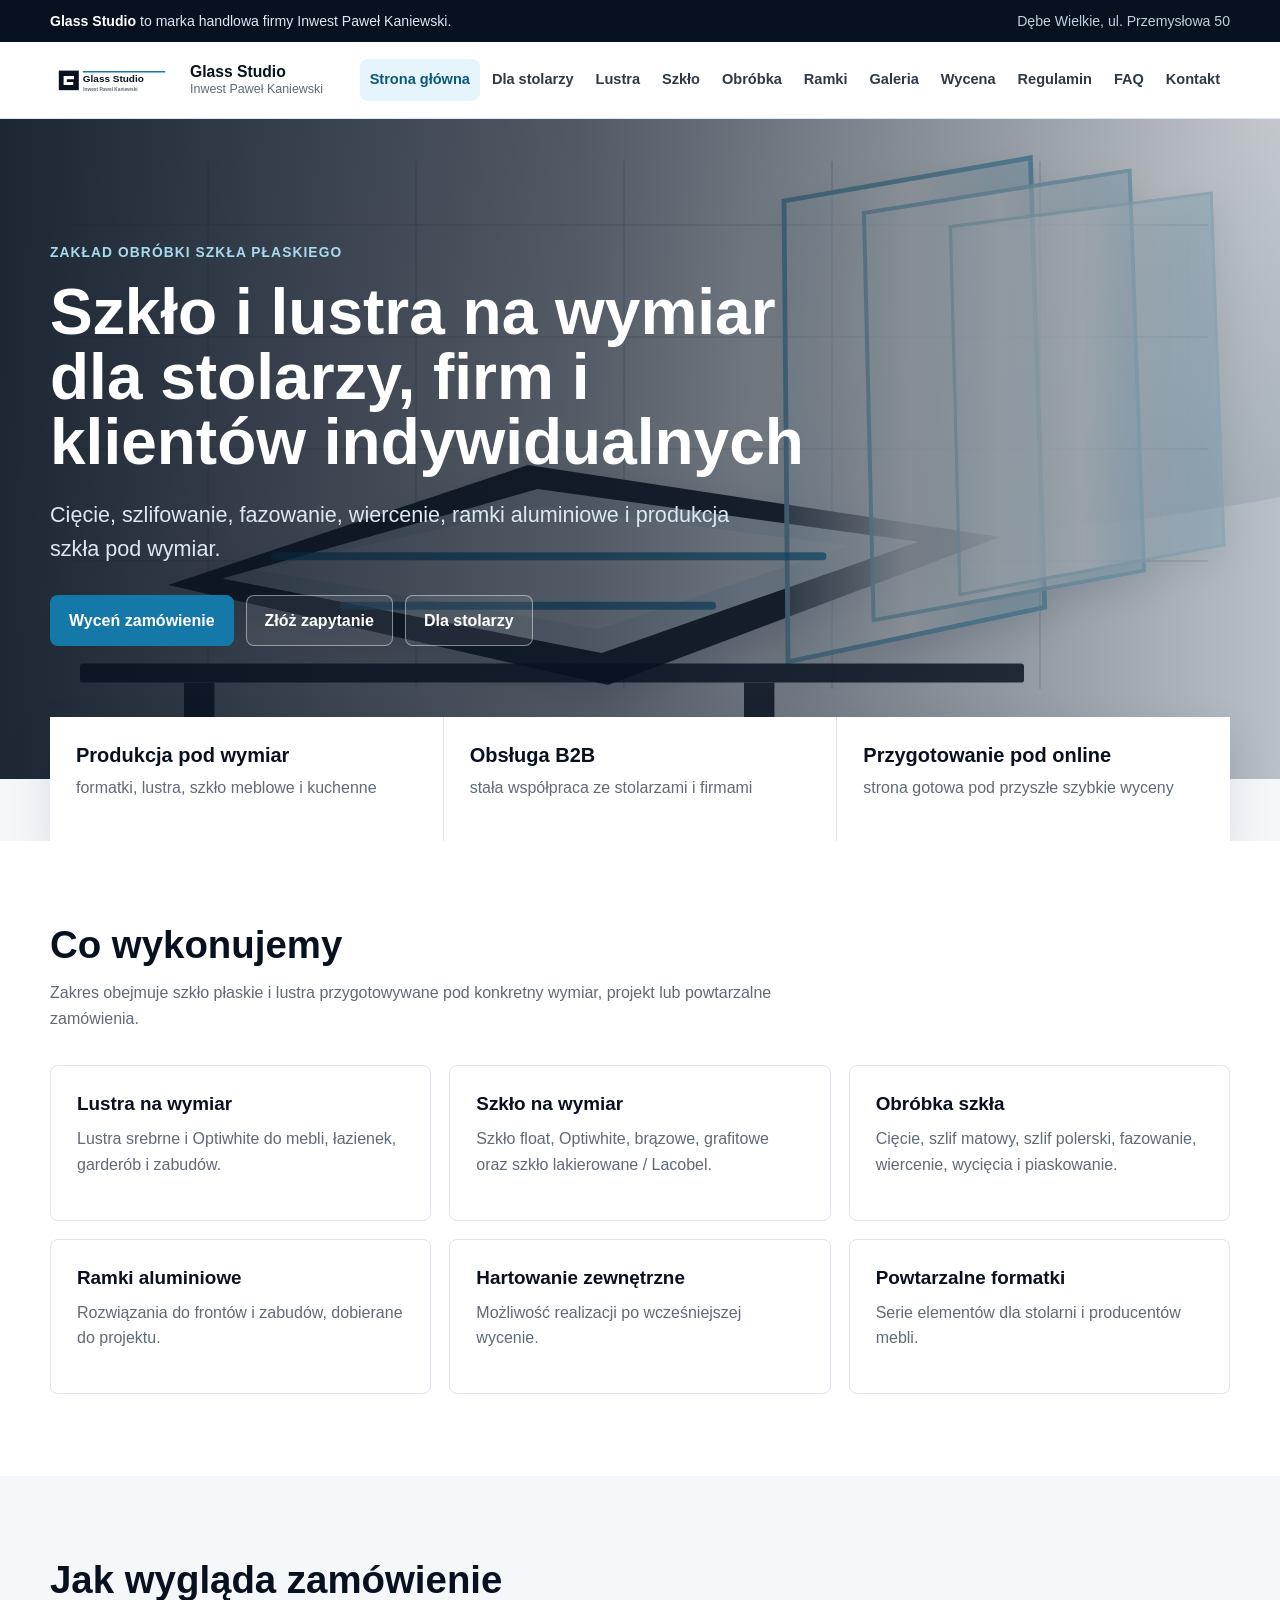
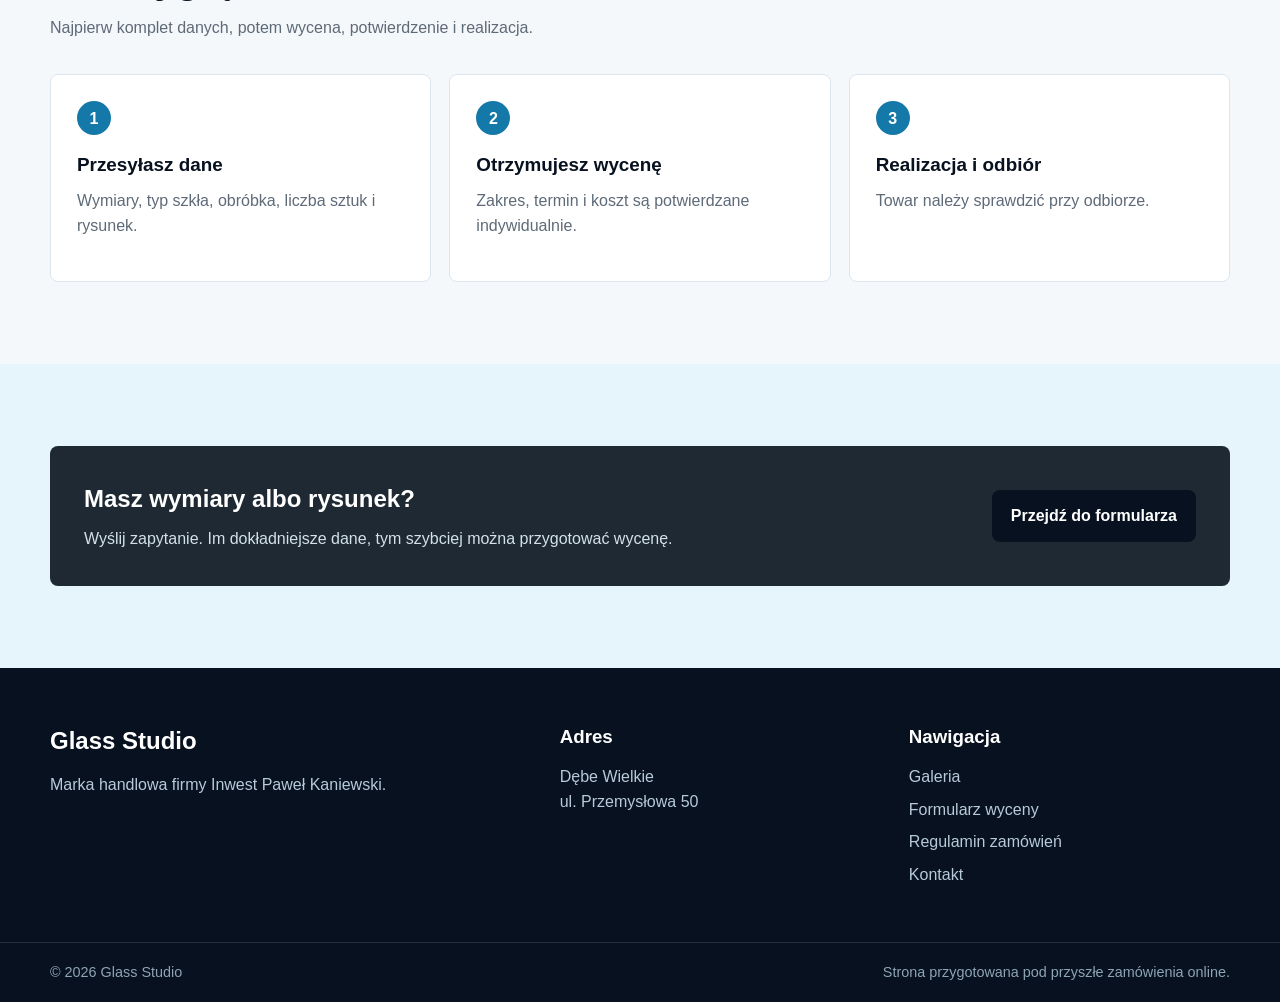
<file: index.html>
<!doctype html><html lang="pl"><head><meta charset="utf-8"><meta name="viewport" content="width=device-width, initial-scale=1"><title>Glass Studio - szk&#322;o i lustra na wymiar</title><meta name="description" content="Glass Studio w D&#281;bem Wielkim: szk&#322;o i lustra na wymiar dla stolarzy, firm i klient&#243;w indywidualnych."><link rel="stylesheet" href="css/style.css"></head><body><div class="pasek-gora"><div class="pasek-gora__inner"><span><strong>Glass Studio</strong> to marka handlowa firmy Inwest Pawe&#322; Kaniewski.</span><span class="pasek-gora__kontakt">D&#281;be Wielkie, ul. Przemys&#322;owa 50</span></div></div><header class="naglowek"><div class="naglowek__inner"><a class="logo" href="index.html"><img src="images/logo-glass-studio.svg" alt="Glass Studio"><span class="logo__tekst"><strong>Glass Studio</strong><span>Inwest Pawe&#322; Kaniewski</span></span></a><button class="menu-toggle" type="button" data-menu-toggle aria-label="Otw&#243;rz menu" aria-expanded="false"><span></span></button><nav class="nav" data-nav><a href="index.html">Strona g&#322;&#243;wna</a><a href="dla-stolarzy.html">Dla stolarzy</a><a href="lustra-na-wymiar.html">Lustra</a><a href="szklo-na-wymiar.html">Szk&#322;o</a><a href="obrobka-szkla.html">Obr&#243;bka</a><a href="ramki-aluminiowe.html">Ramki</a><a href="galeria.html">Galeria</a><a href="formularz-wyceny.html">Wycena</a><a href="regulamin.html">Regulamin</a><a href="faq.html">FAQ</a><a href="kontakt.html">Kontakt</a></nav></div></header><main><section class="hero"><div class="hero__tresc"><p class="eyebrow">Zak&#322;ad obr&#243;bki szk&#322;a p&#322;askiego</p><h1>Szk&#322;o i lustra na wymiar dla stolarzy, firm i klient&#243;w indywidualnych</h1><p class="hero__lead">Ci&#281;cie, szlifowanie, fazowanie, wiercenie, ramki aluminiowe i produkcja szk&#322;a pod wymiar.</p><div class="akcje"><a class="button button--primary" href="formularz-wyceny.html">Wyce&#324; zam&#243;wienie</a><a class="button button--secondary" href="formularz-wyceny.html">Z&#322;&#243;&#380; zapytanie</a><a class="button button--secondary" href="dla-stolarzy.html">Dla stolarzy</a></div></div></section><div class="hero__metryki"><div class="metryka"><strong>Produkcja pod wymiar</strong><span>formatki, lustra, szk&#322;o meblowe i kuchenne</span></div><div class="metryka"><strong>Obs&#322;uga B2B</strong><span>sta&#322;a wsp&#243;&#322;praca ze stolarzami i firmami</span></div><div class="metryka"><strong>Przygotowanie pod online</strong><span>strona gotowa pod przysz&#322;e szybkie wyceny</span></div></div><section class="sekcja sekcja--biala"><div class="kontener"><div class="sekcja__naglowek"><h2>Co wykonujemy</h2><p>Zakres obejmuje szk&#322;o p&#322;askie i lustra przygotowywane pod konkretny wymiar, projekt lub powtarzalne zam&#243;wienia.</p></div><div class="siatka siatka--3"><article class="karta"><h3>Lustra na wymiar</h3><p>Lustra srebrne i Optiwhite do mebli, &#322;azienek, garder&#243;b i zabud&#243;w.</p></article><article class="karta"><h3>Szk&#322;o na wymiar</h3><p>Szk&#322;o float, Optiwhite, br&#261;zowe, grafitowe oraz szk&#322;o lakierowane / Lacobel.</p></article><article class="karta"><h3>Obr&#243;bka szk&#322;a</h3><p>Ci&#281;cie, szlif matowy, szlif polerski, fazowanie, wiercenie, wyci&#281;cia i piaskowanie.</p></article><article class="karta"><h3>Ramki aluminiowe</h3><p>Rozwi&#261;zania do front&#243;w i zabud&#243;w, dobierane do projektu.</p></article><article class="karta"><h3>Hartowanie zewn&#281;trzne</h3><p>Mo&#380;liwo&#347;&#263; realizacji po wcze&#347;niejszej wycenie.</p></article><article class="karta"><h3>Powtarzalne formatki</h3><p>Serie element&#243;w dla stolarni i producent&#243;w mebli.</p></article></div></div></section><section class="sekcja"><div class="kontener"><div class="sekcja__naglowek"><h2>Jak wygl&#261;da zam&#243;wienie</h2><p>Najpierw komplet danych, potem wycena, potwierdzenie i realizacja.</p></div><div class="siatka siatka--3"><article class="karta"><span class="numer">1</span><h3>Przesy&#322;asz dane</h3><p>Wymiary, typ szk&#322;a, obr&#243;bka, liczba sztuk i rysunek.</p></article><article class="karta"><span class="numer">2</span><h3>Otrzymujesz wycen&#281;</h3><p>Zakres, termin i koszt s&#261; potwierdzane indywidualnie.</p></article><article class="karta"><span class="numer">3</span><h3>Realizacja i odbi&#243;r</h3><p>Towar nale&#380;y sprawdzi&#263; przy odbiorze.</p></article></div></div></section><section class="sekcja sekcja--akcent"><div class="kontener"><div class="pasmo"><div><h2>Masz wymiary albo rysunek?</h2><p>Wy&#347;lij zapytanie. Im dok&#322;adniejsze dane, tym szybciej mo&#380;na przygotowa&#263; wycen&#281;.</p></div><a class="button button--dark" href="formularz-wyceny.html">Przejd&#378; do formularza</a></div></div></section></main><footer class="stopka"><div class="stopka__grid"><div><h2>Glass Studio</h2><p>Marka handlowa firmy Inwest Pawe&#322; Kaniewski.</p></div><div><h3>Adres</h3><p>D&#281;be Wielkie<br>ul. Przemys&#322;owa 50</p></div><div><h3>Nawigacja</h3><ul><li><a href="galeria.html">Galeria</a></li><li><a href="formularz-wyceny.html">Formularz wyceny</a></li><li><a href="regulamin.html">Regulamin zam&#243;wie&#324;</a></li><li><a href="kontakt.html">Kontakt</a></li></ul></div></div><div class="stopka__dol"><div class="kontener"><span>&#169; 2026 Glass Studio</span><span>Strona przygotowana pod przysz&#322;e zam&#243;wienia online.</span></div></div></footer><script src="js/main.js"></script></body></html>
</file>
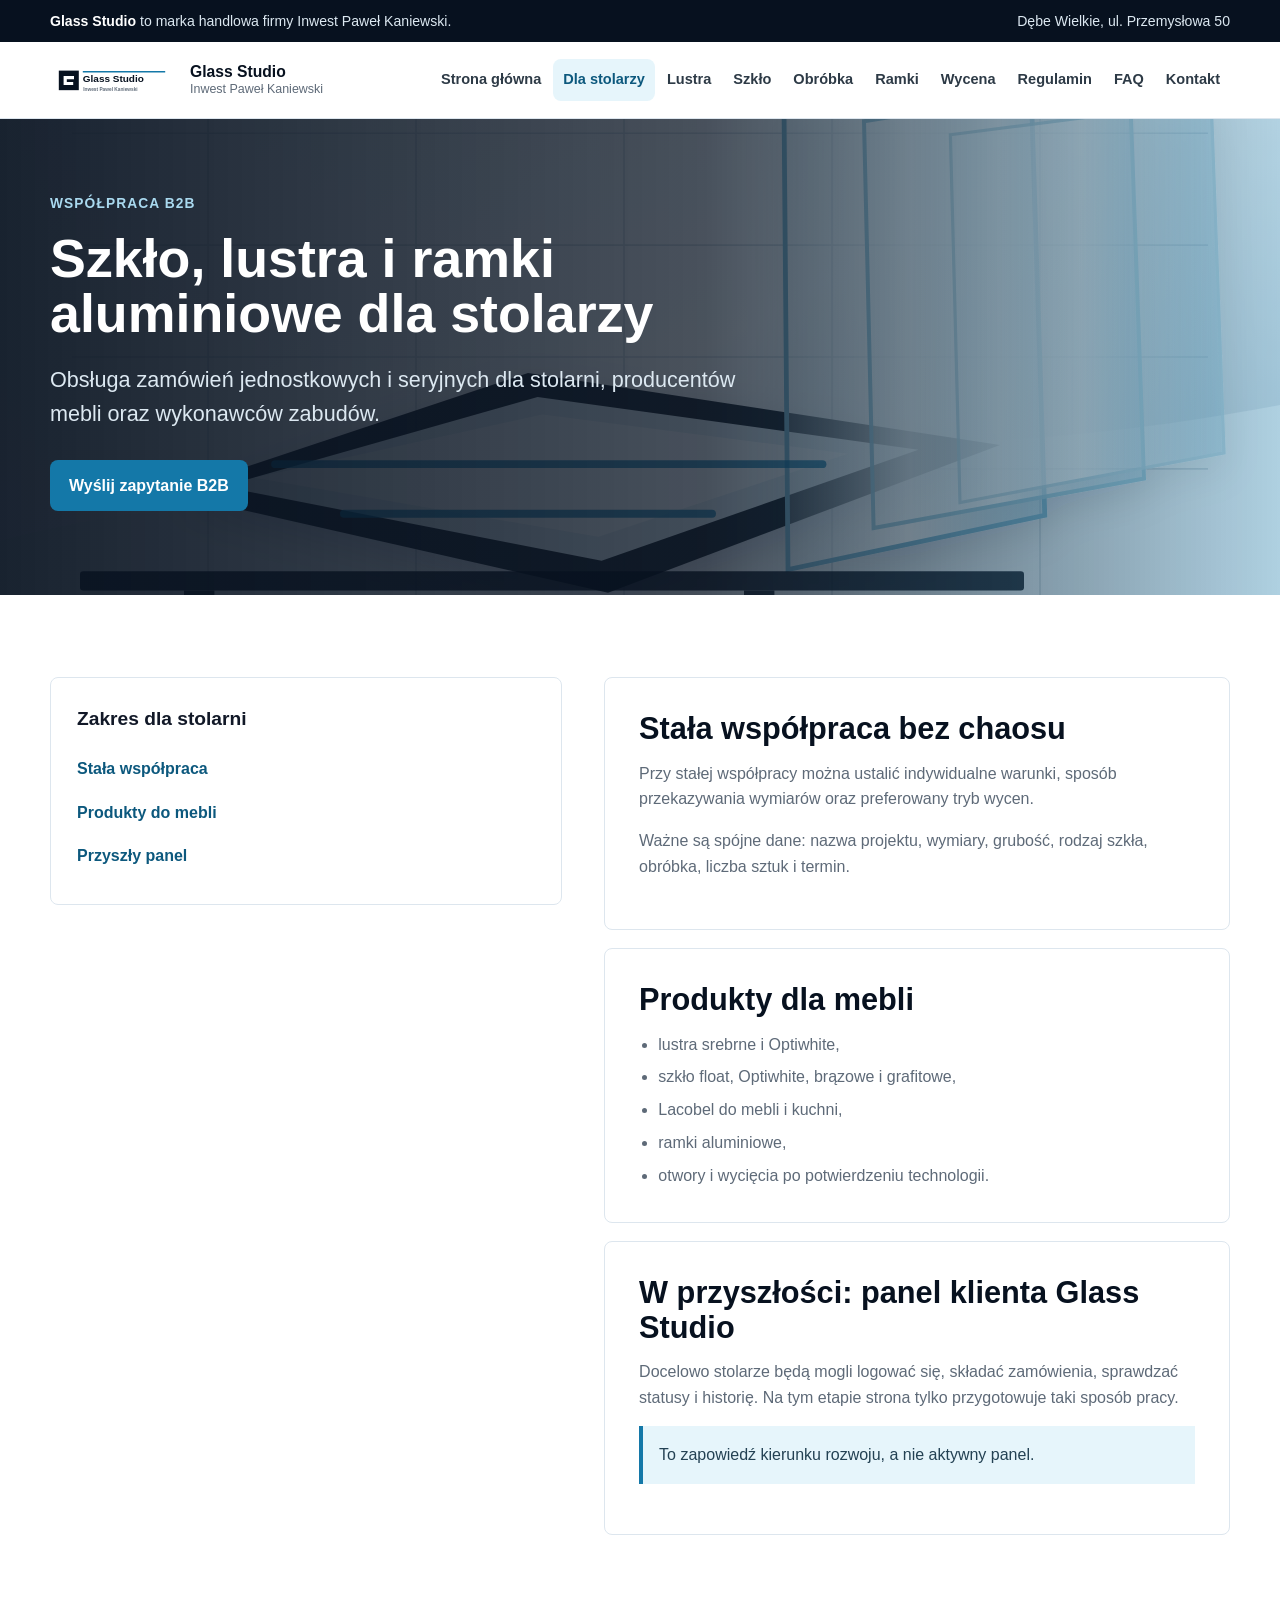
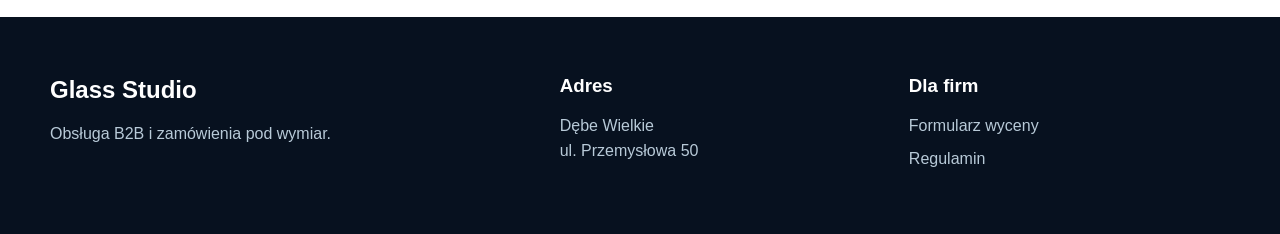
<file: dla-stolarzy.html>
<!doctype html><html lang="pl"><head><meta charset="utf-8"><meta name="viewport" content="width=device-width, initial-scale=1"><title>Dla stolarzy - Glass Studio</title><meta name="description" content="Wspolpraca B2B dla stolarzy: szklo do mebli, lustra, ramki aluminiowe i powtarzalne formatki."><link rel="stylesheet" href="css/style.css"></head><body><div class="pasek-gora"><div class="pasek-gora__inner"><span><strong>Glass Studio</strong> to marka handlowa firmy Inwest Pawe&#322; Kaniewski.</span><span>D&#281;be Wielkie, ul. Przemys&#322;owa 50</span></div></div><header class="naglowek"><div class="naglowek__inner"><a class="logo" href="index.html"><img src="images/logo-glass-studio.svg" alt="Glass Studio"><span class="logo__tekst"><strong>Glass Studio</strong><span>Inwest Pawe&#322; Kaniewski</span></span></a><button class="menu-toggle" data-menu-toggle aria-label="Otworz menu"><span></span></button><nav class="nav" data-nav><a href="index.html">Strona g&#322;&#243;wna</a><a href="dla-stolarzy.html">Dla stolarzy</a><a href="lustra-na-wymiar.html">Lustra</a><a href="szklo-na-wymiar.html">Szk&#322;o</a><a href="obrobka-szkla.html">Obr&#243;bka</a><a href="ramki-aluminiowe.html">Ramki</a><a href="formularz-wyceny.html">Wycena</a><a href="regulamin.html">Regulamin</a><a href="faq.html">FAQ</a><a href="kontakt.html">Kontakt</a></nav></div></header><main><section class="hero hero--podstrona"><div class="hero__tresc"><p class="eyebrow">Wsp&#243;&#322;praca B2B</p><h1>Szk&#322;o, lustra i ramki aluminiowe dla stolarzy</h1><p class="hero__lead">Obs&#322;uga zam&#243;wie&#324; jednostkowych i seryjnych dla stolarni, producent&#243;w mebli oraz wykonawc&#243;w zabud&#243;w.</p><a class="button button--primary" href="formularz-wyceny.html">Wy&#347;lij zapytanie B2B</a></div></section><section class="sekcja sekcja--biala"><div class="kontener uklad-tekst"><aside class="panel-boczny"><h2>Zakres dla stolarni</h2><a href="#wspolpraca">Sta&#322;a wsp&#243;&#322;praca</a><a href="#produkty">Produkty do mebli</a><a href="#panel">Przysz&#322;y panel</a></aside><div><section class="tekst" id="wspolpraca"><h2>Sta&#322;a wsp&#243;&#322;praca bez chaosu</h2><p>Przy sta&#322;ej wsp&#243;&#322;pracy mo&#380;na ustali&#263; indywidualne warunki, spos&#243;b przekazywania wymiar&#243;w oraz preferowany tryb wycen.</p><p>Wa&#380;ne s&#261; sp&#243;jne dane: nazwa projektu, wymiary, grubo&#347;&#263;, rodzaj szk&#322;a, obr&#243;bka, liczba sztuk i termin.</p></section><section class="tekst" id="produkty"><h2>Produkty dla mebli</h2><ul><li>lustra srebrne i Optiwhite,</li><li>szk&#322;o float, Optiwhite, br&#261;zowe i grafitowe,</li><li>Lacobel do mebli i kuchni,</li><li>ramki aluminiowe,</li><li>otwory i wyci&#281;cia po potwierdzeniu technologii.</li></ul></section><section class="tekst" id="panel"><h2>W przysz&#322;o&#347;ci: panel klienta Glass Studio</h2><p>Docelowo stolarze b&#281;d&#261; mogli logowa&#263; si&#281;, sk&#322;ada&#263; zam&#243;wienia, sprawdza&#263; statusy i histori&#281;. Na tym etapie strona tylko przygotowuje taki spos&#243;b pracy.</p><p class="uwaga">To zapowied&#378; kierunku rozwoju, a nie aktywny panel.</p></section></div></div></section></main><footer class="stopka"><div class="stopka__grid"><div><h2>Glass Studio</h2><p>Obs&#322;uga B2B i zam&#243;wienia pod wymiar.</p></div><div><h3>Adres</h3><p>D&#281;be Wielkie<br>ul. Przemys&#322;owa 50</p></div><div><h3>Dla firm</h3><ul><li><a href="formularz-wyceny.html">Formularz wyceny</a></li><li><a href="regulamin.html">Regulamin</a></li></ul></div></div></footer><script src="js/main.js"></script></body></html>
</file>
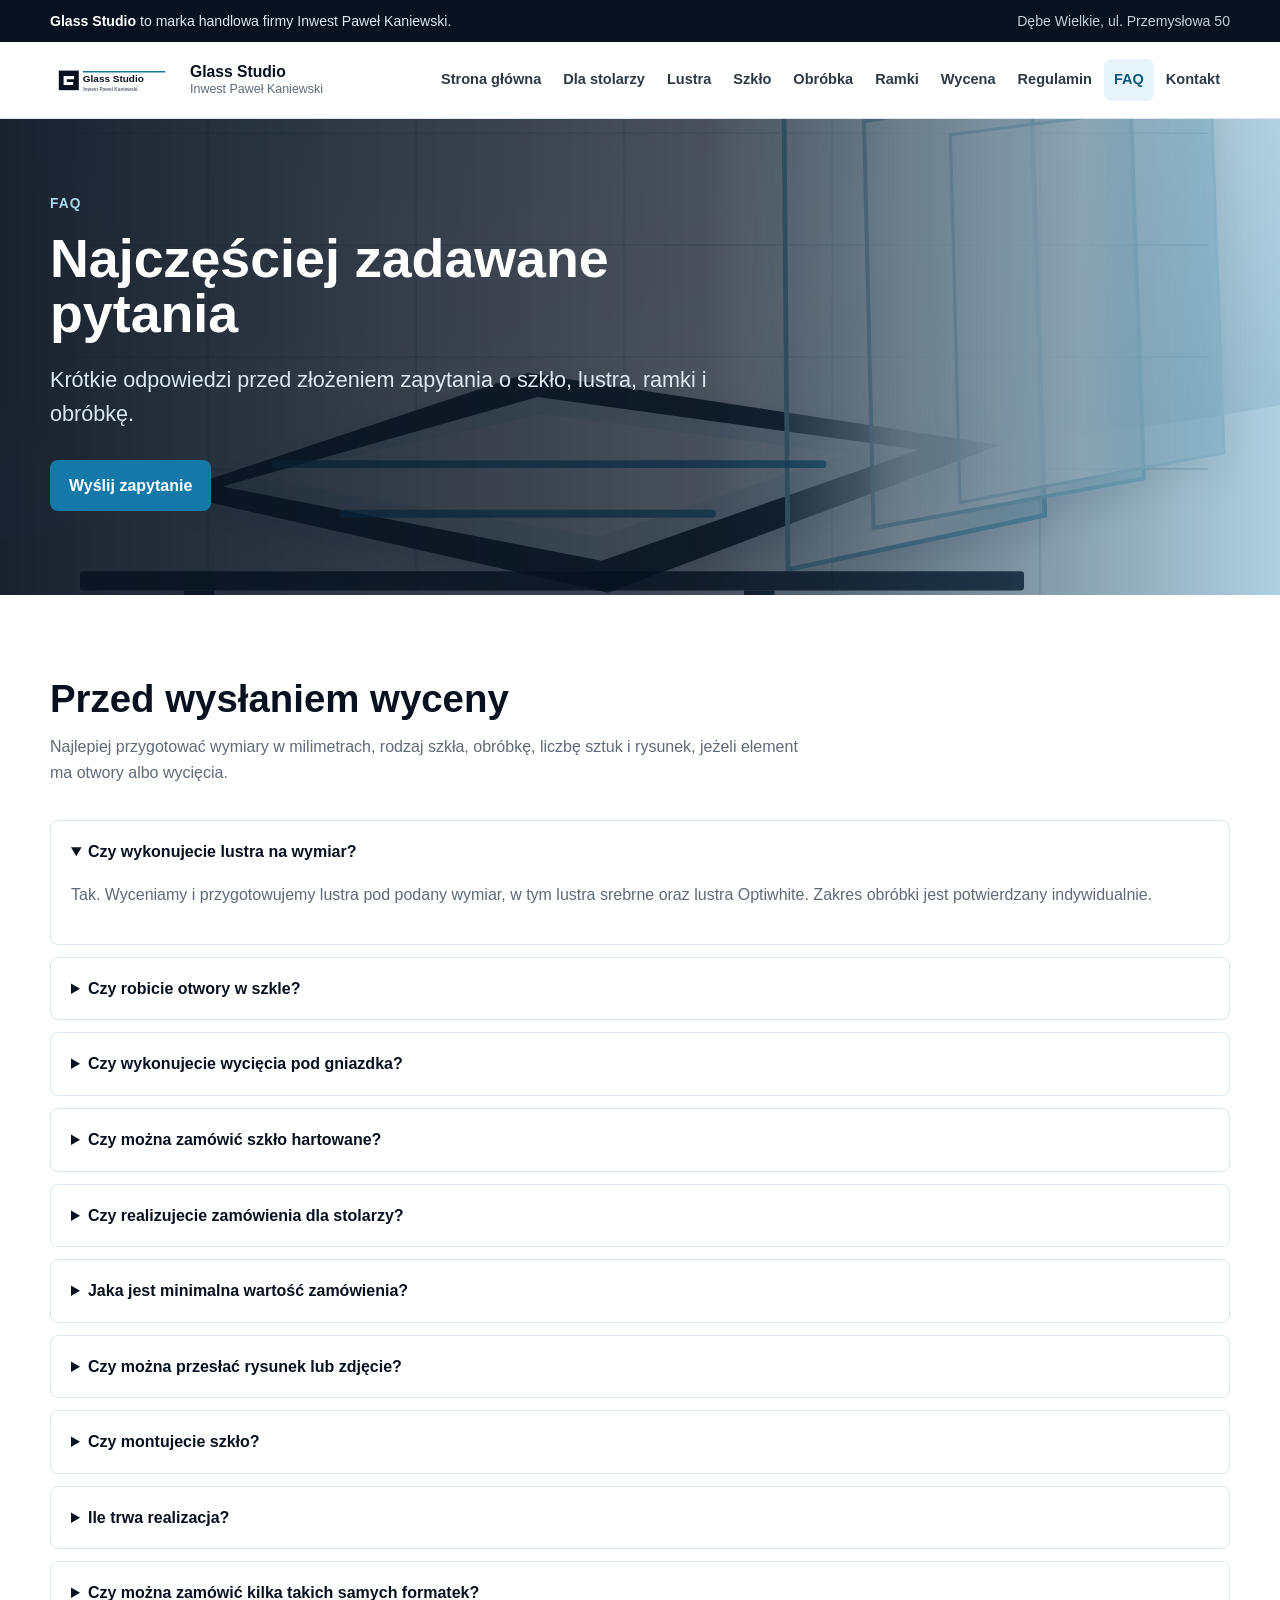
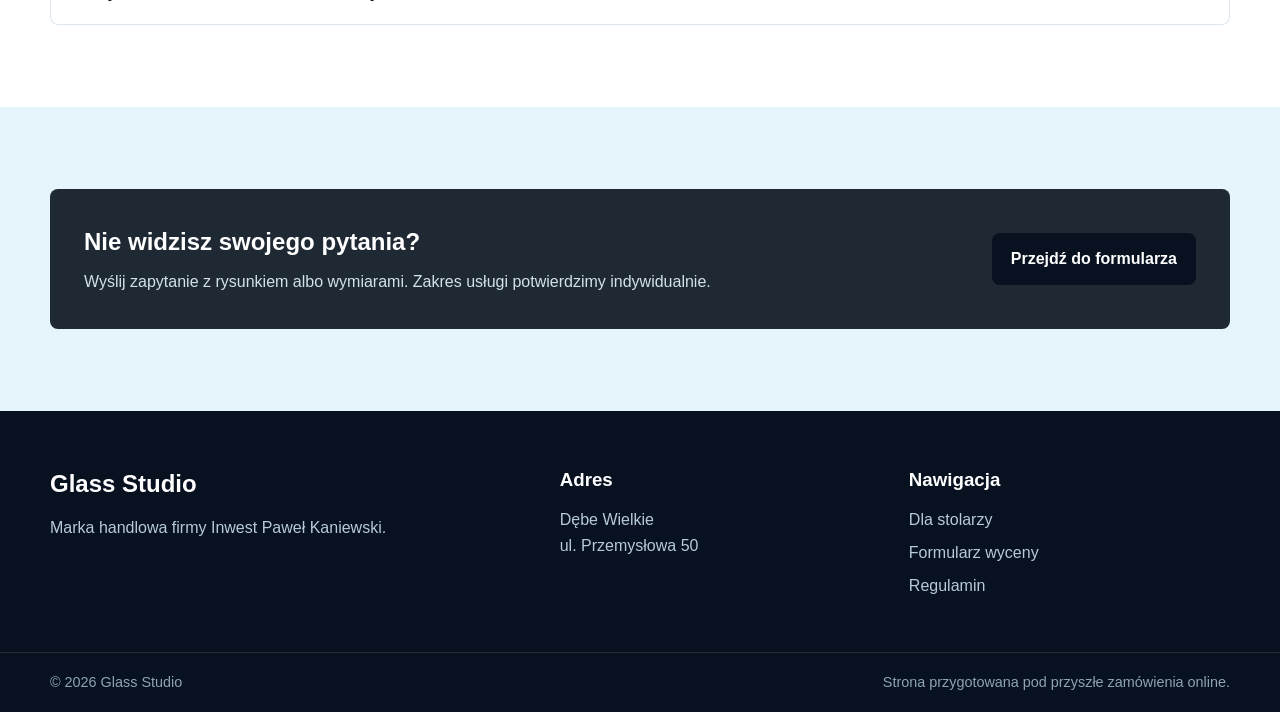
<file: faq.html>
<!doctype html><html lang="pl"><head><meta charset="utf-8"><meta name="viewport" content="width=device-width, initial-scale=1"><title>FAQ - Glass Studio</title><meta name="description" content="Najcz&#281;stsze pytania o lustra, szk&#322;o na wymiar, otwory, wyci&#281;cia, hartowanie, monta&#380; i zam&#243;wienia dla stolarzy."><link rel="stylesheet" href="css/style.css"></head><body><div class="pasek-gora"><div class="pasek-gora__inner"><span><strong>Glass Studio</strong> to marka handlowa firmy Inwest Pawe&#322; Kaniewski.</span><span class="pasek-gora__kontakt">D&#281;be Wielkie, ul. Przemys&#322;owa 50</span></div></div><header class="naglowek"><div class="naglowek__inner"><a class="logo" href="index.html"><img src="images/logo-glass-studio.svg" alt="Glass Studio"><span class="logo__tekst"><strong>Glass Studio</strong><span>Inwest Pawe&#322; Kaniewski</span></span></a><button class="menu-toggle" type="button" data-menu-toggle aria-label="Otw&#243;rz menu" aria-expanded="false"><span></span></button><nav class="nav" data-nav><a href="index.html">Strona g&#322;&#243;wna</a><a href="dla-stolarzy.html">Dla stolarzy</a><a href="lustra-na-wymiar.html">Lustra</a><a href="szklo-na-wymiar.html">Szk&#322;o</a><a href="obrobka-szkla.html">Obr&#243;bka</a><a href="ramki-aluminiowe.html">Ramki</a><a href="formularz-wyceny.html">Wycena</a><a href="regulamin.html">Regulamin</a><a href="faq.html" aria-current="page">FAQ</a><a href="kontakt.html">Kontakt</a></nav></div></header><main><section class="hero hero--podstrona"><div class="hero__tresc"><p class="eyebrow">FAQ</p><h1>Najcz&#281;&#347;ciej zadawane pytania</h1><p class="hero__lead">Kr&#243;tkie odpowiedzi przed z&#322;o&#380;eniem zapytania o szk&#322;o, lustra, ramki i obr&#243;bk&#281;.</p><a class="button button--primary" href="formularz-wyceny.html">Wy&#347;lij zapytanie</a></div></section><section class="sekcja sekcja--biala"><div class="kontener"><div class="sekcja__naglowek"><h2>Przed wys&#322;aniem wyceny</h2><p>Najlepiej przygotowa&#263; wymiary w milimetrach, rodzaj szk&#322;a, obr&#243;bk&#281;, liczb&#281; sztuk i rysunek, je&#380;eli element ma otwory albo wyci&#281;cia.</p></div><div class="faq-lista"><details open><summary>Czy wykonujecie lustra na wymiar?</summary><p>Tak. Wyceniamy i przygotowujemy lustra pod podany wymiar, w tym lustra srebrne oraz lustra Optiwhite. Zakres obr&#243;bki jest potwierdzany indywidualnie.</p></details><details><summary>Czy robicie otwory w szkle?</summary><p>Tak, mo&#380;liwo&#347;&#263; wykonania otwor&#243;w zale&#380;y od rodzaju szk&#322;a, grubo&#347;ci, po&#322;o&#380;enia otwor&#243;w i technologii. Do wyceny najlepiej do&#322;&#261;czy&#263; rysunek.</p></details><details><summary>Czy wykonujecie wyci&#281;cia pod gniazdka?</summary><p>Takie wyci&#281;cia mo&#380;na wyceni&#263; po przes&#322;aniu wymiar&#243;w i uk&#322;adu gniazdek. Realizacja zale&#380;y od rodzaju szk&#322;a i wymaga&#324; technicznych.</p></details><details><summary>Czy mo&#380;na zam&#243;wi&#263; szk&#322;o hartowane?</summary><p>Tak, jest mo&#380;liwo&#347;&#263; realizacji po wcze&#347;niejszej wycenie. Hartowanie jest us&#322;ug&#261; zewn&#281;trzn&#261;, dlatego termin i zakres s&#261; potwierdzane indywidualnie.</p></details><details><summary>Czy realizujecie zam&#243;wienia dla stolarzy?</summary><p>Tak. Strona jest przygotowywana szczeg&#243;lnie pod sta&#322;&#261; wsp&#243;&#322;prac&#281; ze stolarzami, producentami mebli i firmami zamawiaj&#261;cymi powtarzalne formatki.</p></details><details><summary>Jaka jest minimalna warto&#347;&#263; zam&#243;wienia?</summary><p>Przyk&#322;adowa minimalna warto&#347;&#263; zam&#243;wienia to 50 z&#322; netto. Minimalna powierzchnia rozliczeniowa jednej formatki to przyk&#322;adowo 0,2 m&#178;.</p></details><details><summary>Czy mo&#380;na przes&#322;a&#263; rysunek lub zdj&#281;cie?</summary><p>Tak. Przy niestandardowych elementach, otworach, wyci&#281;ciach i seriach powtarzalnych rysunek albo zdj&#281;cie bardzo przyspiesza wycen&#281;.</p></details><details><summary>Czy montujecie szk&#322;o?</summary><p>Monta&#380; jest ustalany indywidualnie. Mo&#380;liwo&#347;&#263; realizacji zale&#380;y od miejsca, rodzaju szk&#322;a, wymiar&#243;w i zakresu prac.</p></details><details><summary>Ile trwa realizacja?</summary><p>Orientacyjny termin to 2-10 dni roboczych, zale&#380;nie od rodzaju produktu, dost&#281;pno&#347;ci materia&#322;u i zakresu obr&#243;bki. Termin jest potwierdzany przy zam&#243;wieniu.</p></details><details><summary>Czy mo&#380;na zam&#243;wi&#263; kilka takich samych formatek?</summary><p>Tak. Glass Studio obs&#322;uguje powtarzalne formatki i zam&#243;wienia seryjne, szczeg&#243;lnie dla stolarzy oraz producent&#243;w mebli.</p></details></div></div></section><section class="sekcja sekcja--akcent"><div class="kontener"><div class="pasmo"><div><h2>Nie widzisz swojego pytania?</h2><p>Wy&#347;lij zapytanie z rysunkiem albo wymiarami. Zakres us&#322;ugi potwierdzimy indywidualnie.</p></div><a class="button button--dark" href="formularz-wyceny.html">Przejd&#378; do formularza</a></div></div></section></main><footer class="stopka"><div class="stopka__grid"><div><h2>Glass Studio</h2><p>Marka handlowa firmy Inwest Pawe&#322; Kaniewski.</p></div><div><h3>Adres</h3><p>D&#281;be Wielkie<br>ul. Przemys&#322;owa 50</p></div><div><h3>Nawigacja</h3><ul><li><a href="dla-stolarzy.html">Dla stolarzy</a></li><li><a href="formularz-wyceny.html">Formularz wyceny</a></li><li><a href="regulamin.html">Regulamin</a></li></ul></div></div><div class="stopka__dol"><div class="kontener"><span>&#169; 2026 Glass Studio</span><span>Strona przygotowana pod przysz&#322;e zam&#243;wienia online.</span></div></div></footer><script src="js/main.js"></script></body></html>
</file>
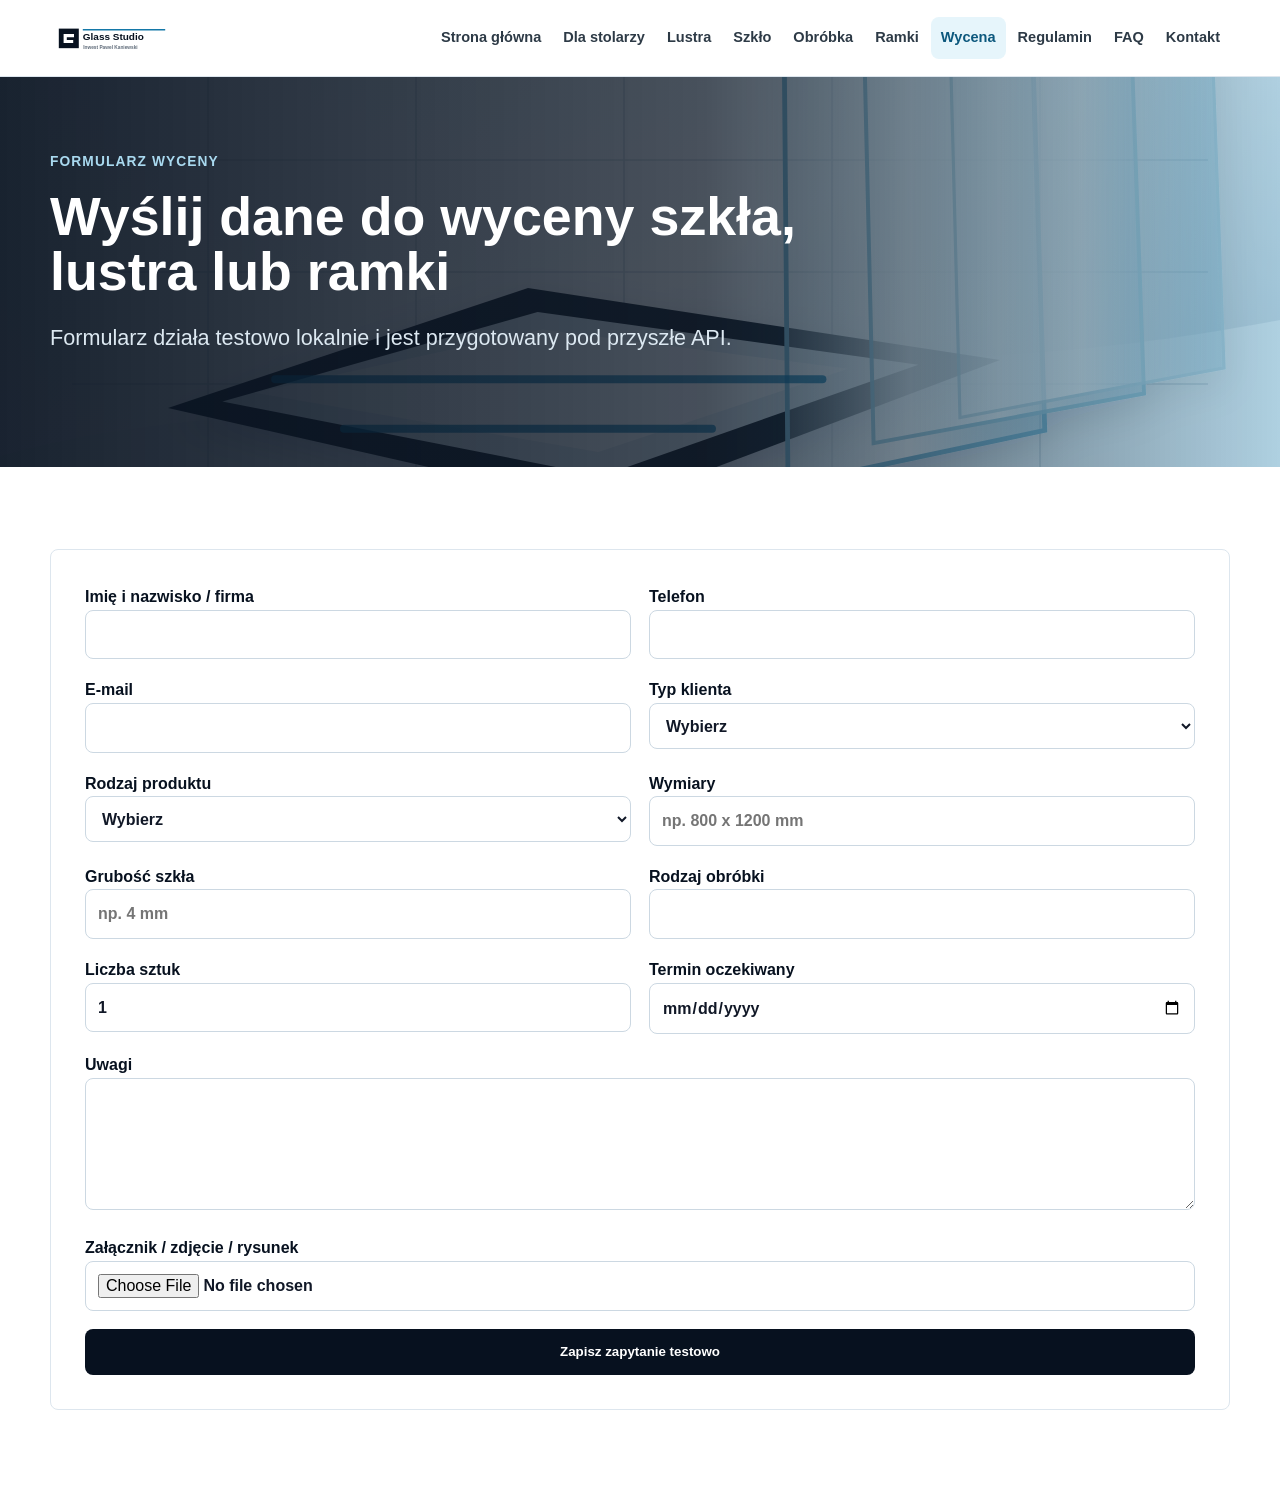
<file: formularz-wyceny.html>
<!doctype html><html lang="pl"><head><meta charset="utf-8"><meta name="viewport" content="width=device-width, initial-scale=1"><title>Formularz wyceny | Glass Studio</title><meta name="description" content="Formularz zapytania o wycene szkla, luster, obrobki i ramek aluminiowych."><link rel="stylesheet" href="css/style.css"></head><body><header class="naglowek"><div class="naglowek__inner"><a class="logo" href="index.html"><img src="images/logo-glass-studio.svg" alt="Glass Studio"></a><nav class="nav" data-nav><a href="index.html">Strona g&#322;&#243;wna</a><a href="dla-stolarzy.html">Dla stolarzy</a><a href="lustra-na-wymiar.html">Lustra</a><a href="szklo-na-wymiar.html">Szk&#322;o</a><a href="obrobka-szkla.html">Obr&#243;bka</a><a href="ramki-aluminiowe.html">Ramki</a><a href="formularz-wyceny.html">Wycena</a><a href="regulamin.html">Regulamin</a><a href="faq.html">FAQ</a><a href="kontakt.html">Kontakt</a></nav></div></header><main><section class="hero hero--podstrona"><div class="hero__tresc"><p class="eyebrow">Formularz wyceny</p><h1>Wy&#347;lij dane do wyceny szk&#322;a, lustra lub ramki</h1><p class="hero__lead">Formularz dzia&#322;a testowo lokalnie i jest przygotowany pod przysz&#322;e API.</p></div></section><section class="sekcja sekcja--biala"><div class="kontener"><div class="tekst"><form class="formularz" data-quote-form><div class="formularz__grid"><div class="pole"><label>Imi&#281; i nazwisko / firma<input name="nazwa" required></label></div><div class="pole"><label>Telefon<input name="telefon" required></label></div><div class="pole"><label>E-mail<input name="email" type="email" required></label></div><div class="pole"><label>Typ klienta<select name="typKlienta" required><option value="">Wybierz</option><option>klient indywidualny</option><option>stolarz</option><option>firma</option></select></label></div><div class="pole"><label>Rodzaj produktu<select name="rodzajProduktu" required><option value="">Wybierz</option><option>lustro</option><option>szk&#322;o</option><option>ramka aluminiowa</option><option>inne</option></select></label></div><div class="pole"><label>Wymiary<input name="wymiary" placeholder="np. 800 x 1200 mm" required></label></div><div class="pole"><label>Grubo&#347;&#263; szk&#322;a<input name="grubosc" placeholder="np. 4 mm"></label></div><div class="pole"><label>Rodzaj obr&#243;bki<input name="obrobka"></label></div><div class="pole"><label>Liczba sztuk<input name="liczbaSztuk" type="number" min="1" value="1" required></label></div><div class="pole"><label>Termin oczekiwany<input name="terminOczekiwany" type="date"></label></div><div class="pole pole--pelne"><label>Uwagi<textarea name="uwagi"></textarea></label></div><div class="pole pole--pelne"><label>Za&#322;&#261;cznik / zdj&#281;cie / rysunek<input name="zalacznik" type="file" accept="image/*,.pdf"></label></div></div><div class="status-formularza" data-form-status></div><button class="button button--dark" type="submit">Zapisz zapytanie testowo</button></form></div></div></section></main><script src="js/main.js"></script></body></html>
</file>
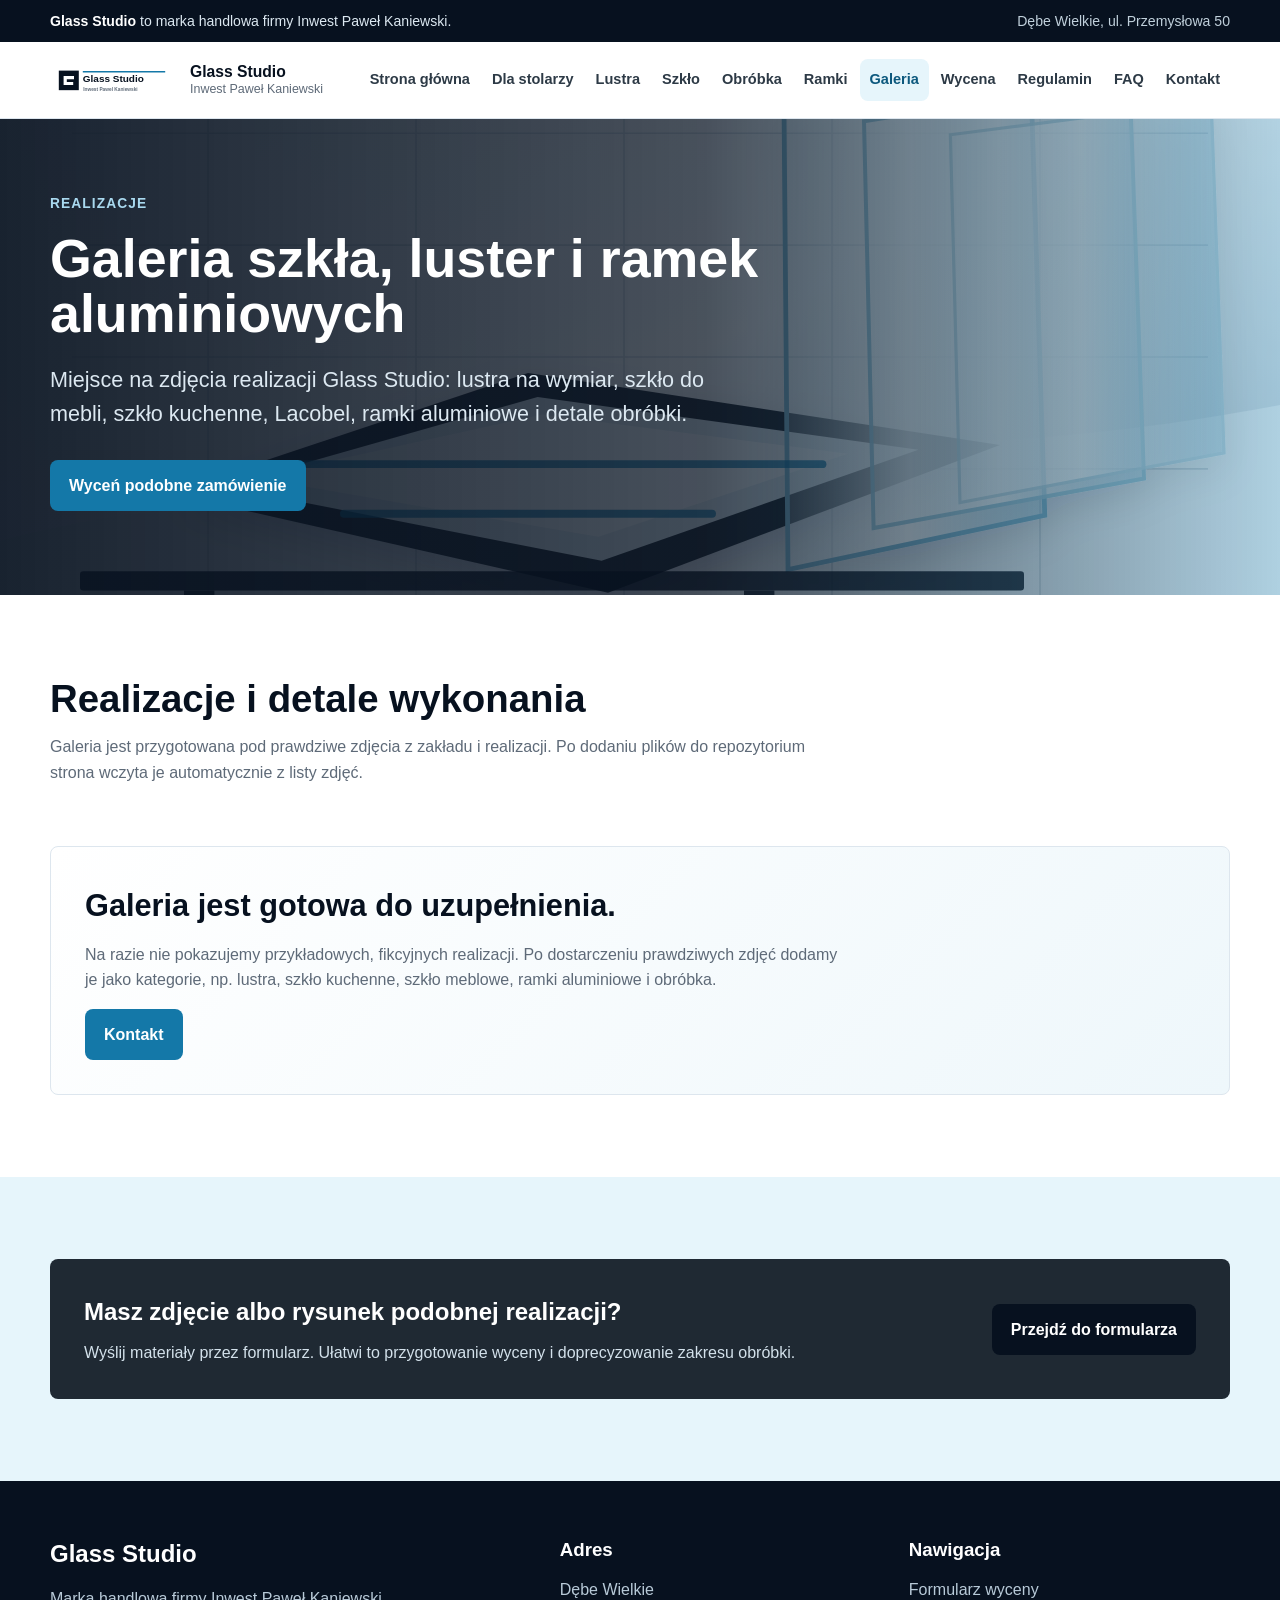
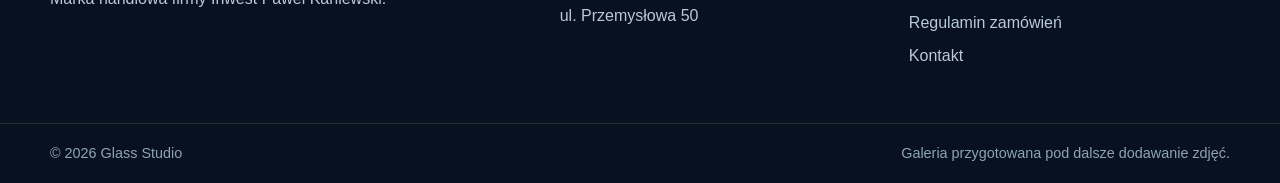
<file: galeria.html>
<!doctype html><html lang="pl"><head><meta charset="utf-8"><meta name="viewport" content="width=device-width, initial-scale=1"><title>Galeria realizacji - Glass Studio</title><meta name="description" content="Galeria realizacji Glass Studio: lustra na wymiar, szk&#322;o do mebli, szk&#322;o kuchenne, ramki aluminiowe i obr&#243;bka szk&#322;a."><link rel="stylesheet" href="css/style.css"><link rel="stylesheet" href="css/galeria.css"></head><body><div class="pasek-gora"><div class="pasek-gora__inner"><span><strong>Glass Studio</strong> to marka handlowa firmy Inwest Pawe&#322; Kaniewski.</span><span class="pasek-gora__kontakt">D&#281;be Wielkie, ul. Przemys&#322;owa 50</span></div></div><header class="naglowek"><div class="naglowek__inner"><a class="logo" href="index.html"><img src="images/logo-glass-studio.svg" alt="Glass Studio"><span class="logo__tekst"><strong>Glass Studio</strong><span>Inwest Pawe&#322; Kaniewski</span></span></a><button class="menu-toggle" type="button" data-menu-toggle aria-label="Otw&#243;rz menu" aria-expanded="false"><span></span></button><nav class="nav" data-nav><a href="index.html">Strona g&#322;&#243;wna</a><a href="dla-stolarzy.html">Dla stolarzy</a><a href="lustra-na-wymiar.html">Lustra</a><a href="szklo-na-wymiar.html">Szk&#322;o</a><a href="obrobka-szkla.html">Obr&#243;bka</a><a href="ramki-aluminiowe.html">Ramki</a><a href="galeria.html" aria-current="page">Galeria</a><a href="formularz-wyceny.html">Wycena</a><a href="regulamin.html">Regulamin</a><a href="faq.html">FAQ</a><a href="kontakt.html">Kontakt</a></nav></div></header><main><section class="hero hero--podstrona"><div class="hero__tresc"><p class="eyebrow">Realizacje</p><h1>Galeria szk&#322;a, luster i ramek aluminiowych</h1><p class="hero__lead">Miejsce na zdj&#281;cia realizacji Glass Studio: lustra na wymiar, szk&#322;o do mebli, szk&#322;o kuchenne, Lacobel, ramki aluminiowe i detale obr&#243;bki.</p><a class="button button--primary" href="formularz-wyceny.html">Wyce&#324; podobne zam&#243;wienie</a></div></section><section class="sekcja sekcja--biala"><div class="kontener"><div class="sekcja__naglowek"><h2>Realizacje i detale wykonania</h2><p>Galeria jest przygotowana pod prawdziwe zdj&#281;cia z zak&#322;adu i realizacji. Po dodaniu plik&#243;w do repozytorium strona wczyta je automatycznie z listy zdj&#281;&#263;.</p></div><div class="galeria-filtry" data-galeria-filters></div><div class="pusta-galeria" data-galeria-empty><h2>Galeria jest gotowa do uzupe&#322;nienia.</h2><p>Na razie nie pokazujemy przyk&#322;adowych, fikcyjnych realizacji. Po dostarczeniu prawdziwych zdj&#281;&#263; dodamy je jako kategorie, np. lustra, szk&#322;o kuchenne, szk&#322;o meblowe, ramki aluminiowe i obr&#243;bka.</p><a class="button button--primary" href="kontakt.html">Kontakt</a></div><div class="galeria-grid" data-galeria-grid></div></div></section><section class="sekcja sekcja--akcent"><div class="kontener"><div class="pasmo"><div><h2>Masz zdj&#281;cie albo rysunek podobnej realizacji?</h2><p>Wy&#347;lij materia&#322;y przez formularz. U&#322;atwi to przygotowanie wyceny i doprecyzowanie zakresu obr&#243;bki.</p></div><a class="button button--dark" href="formularz-wyceny.html">Przejd&#378; do formularza</a></div></div></section></main><footer class="stopka"><div class="stopka__grid"><div><h2>Glass Studio</h2><p>Marka handlowa firmy Inwest Pawe&#322; Kaniewski.</p></div><div><h3>Adres</h3><p>D&#281;be Wielkie<br>ul. Przemys&#322;owa 50</p></div><div><h3>Nawigacja</h3><ul><li><a href="formularz-wyceny.html">Formularz wyceny</a></li><li><a href="regulamin.html">Regulamin zam&#243;wie&#324;</a></li><li><a href="kontakt.html">Kontakt</a></li></ul></div></div><div class="stopka__dol"><div class="kontener"><span>&#169; 2026 Glass Studio</span><span>Galeria przygotowana pod dalsze dodawanie zdj&#281;&#263;.</span></div></div></footer><script src="js/main.js"></script><script src="js/galeria.js"></script></body></html>
</file>
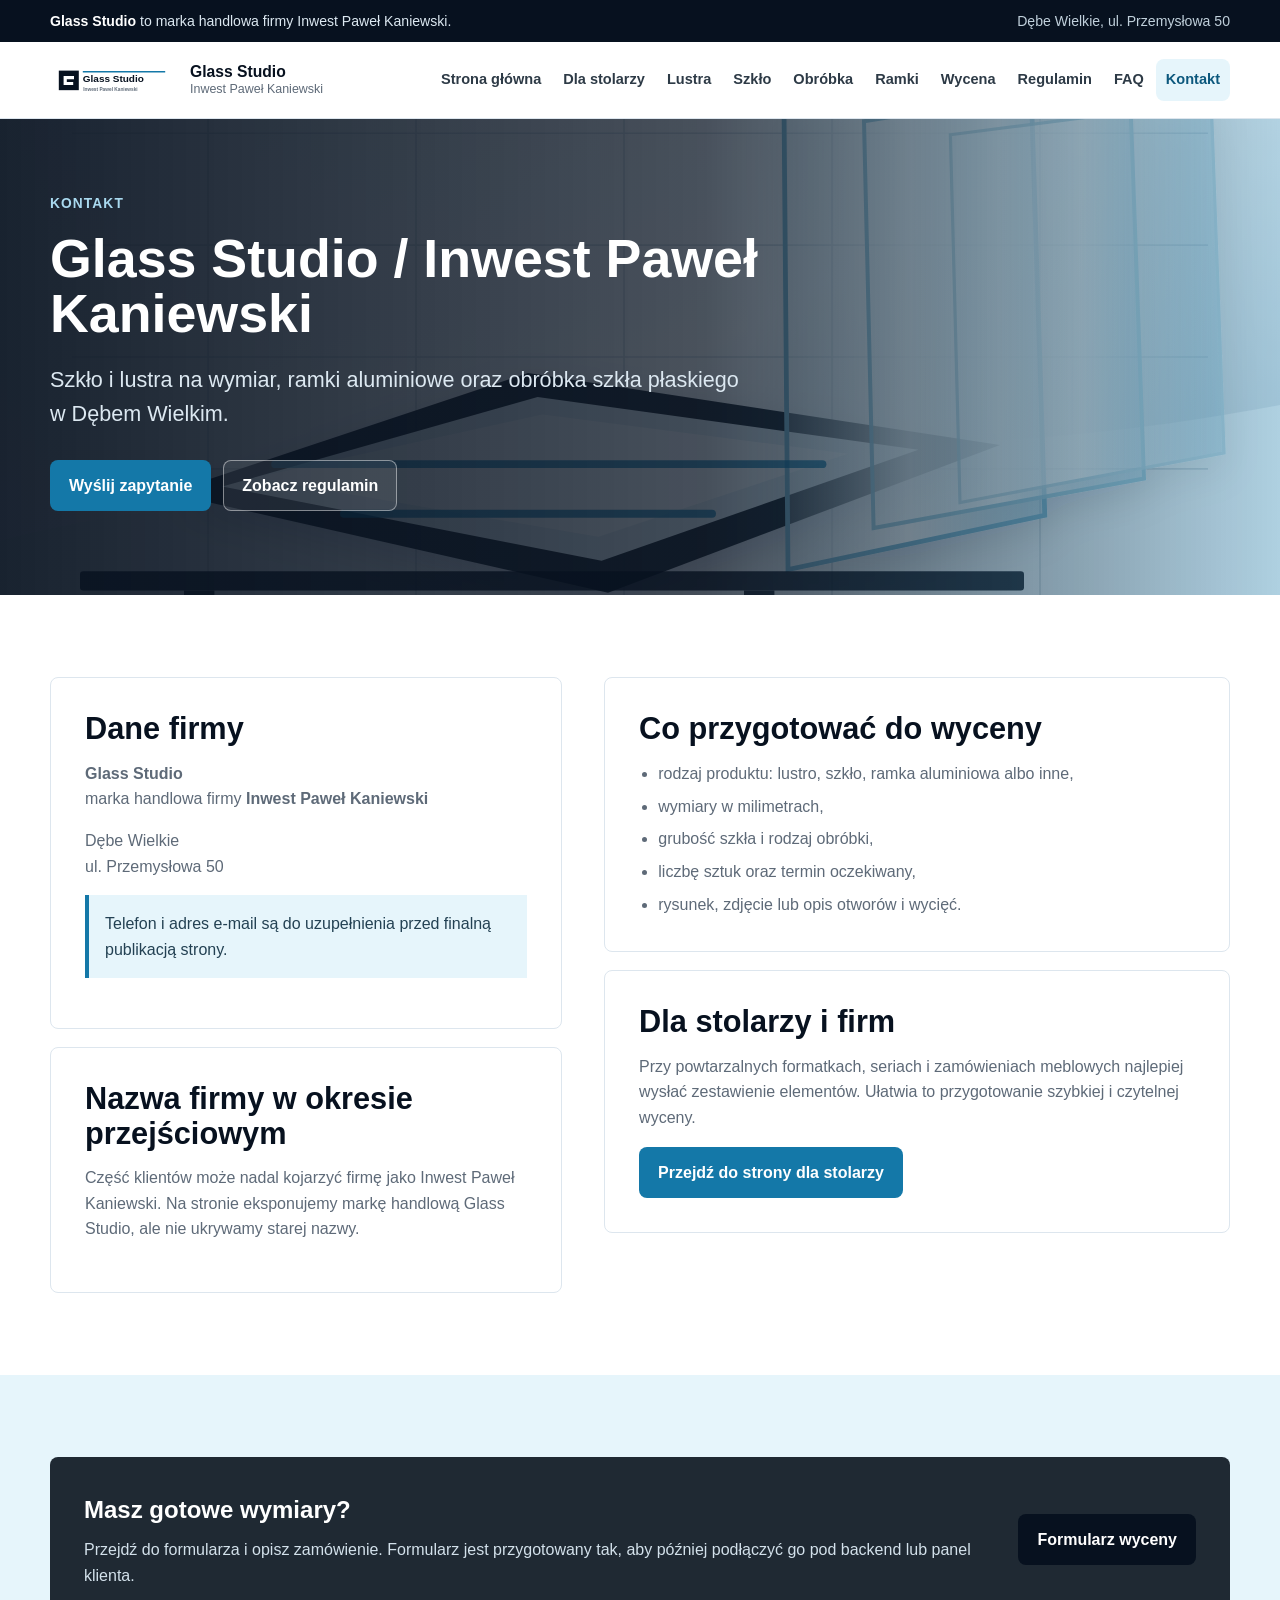
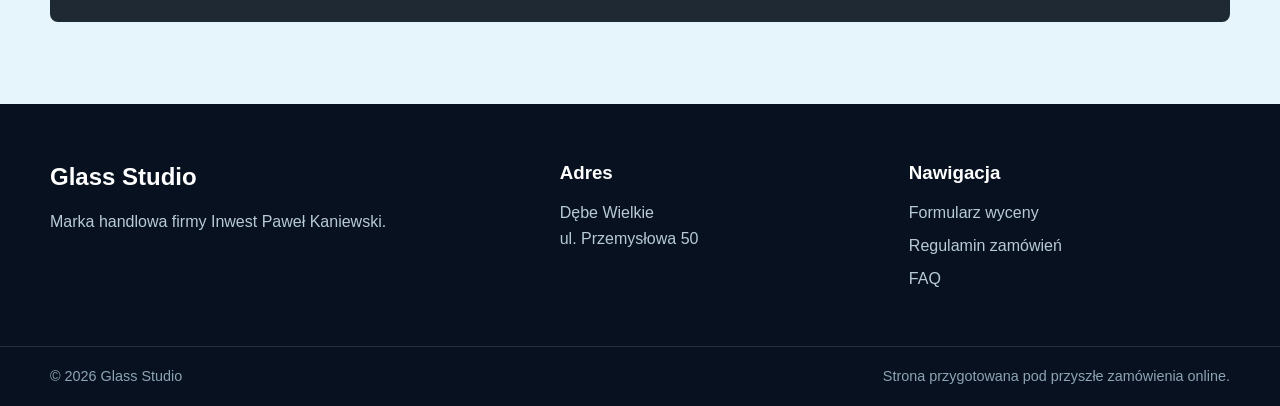
<file: kontakt.html>
<!doctype html><html lang="pl"><head><meta charset="utf-8"><meta name="viewport" content="width=device-width, initial-scale=1"><title>Kontakt - Glass Studio</title><meta name="description" content="Kontakt do Glass Studio / Inwest Pawe&#322; Kaniewski w D&#281;bem Wielkim. Szk&#322;o i lustra na wymiar, ramki aluminiowe i obr&#243;bka szk&#322;a."><link rel="stylesheet" href="css/style.css"></head><body><div class="pasek-gora"><div class="pasek-gora__inner"><span><strong>Glass Studio</strong> to marka handlowa firmy Inwest Pawe&#322; Kaniewski.</span><span class="pasek-gora__kontakt">D&#281;be Wielkie, ul. Przemys&#322;owa 50</span></div></div><header class="naglowek"><div class="naglowek__inner"><a class="logo" href="index.html"><img src="images/logo-glass-studio.svg" alt="Glass Studio"><span class="logo__tekst"><strong>Glass Studio</strong><span>Inwest Pawe&#322; Kaniewski</span></span></a><button class="menu-toggle" type="button" data-menu-toggle aria-label="Otw&#243;rz menu" aria-expanded="false"><span></span></button><nav class="nav" data-nav><a href="index.html">Strona g&#322;&#243;wna</a><a href="dla-stolarzy.html">Dla stolarzy</a><a href="lustra-na-wymiar.html">Lustra</a><a href="szklo-na-wymiar.html">Szk&#322;o</a><a href="obrobka-szkla.html">Obr&#243;bka</a><a href="ramki-aluminiowe.html">Ramki</a><a href="formularz-wyceny.html">Wycena</a><a href="regulamin.html">Regulamin</a><a href="faq.html">FAQ</a><a href="kontakt.html" aria-current="page">Kontakt</a></nav></div></header><main><section class="hero hero--podstrona"><div class="hero__tresc"><p class="eyebrow">Kontakt</p><h1>Glass Studio / Inwest Pawe&#322; Kaniewski</h1><p class="hero__lead">Szk&#322;o i lustra na wymiar, ramki aluminiowe oraz obr&#243;bka szk&#322;a p&#322;askiego w D&#281;bem Wielkim.</p><div class="akcje"><a class="button button--primary" href="formularz-wyceny.html">Wy&#347;lij zapytanie</a><a class="button button--secondary" href="regulamin.html">Zobacz regulamin</a></div></div></section><section class="sekcja sekcja--biala"><div class="kontener uklad-tekst"><div><article class="tekst"><h2>Dane firmy</h2><p><strong>Glass Studio</strong><br>marka handlowa firmy <strong>Inwest Pawe&#322; Kaniewski</strong></p><p>D&#281;be Wielkie<br>ul. Przemys&#322;owa 50</p><p class="uwaga">Telefon i adres e-mail s&#261; do uzupe&#322;nienia przed finaln&#261; publikacj&#261; strony.</p></article><article class="tekst"><h2>Nazwa firmy w okresie przej&#347;ciowym</h2><p>Cz&#281;&#347;&#263; klient&#243;w mo&#380;e nadal kojarzy&#263; firm&#281; jako Inwest Pawe&#322; Kaniewski. Na stronie eksponujemy mark&#281; handlow&#261; Glass Studio, ale nie ukrywamy starej nazwy.</p></article></div><div><article class="tekst"><h2>Co przygotowa&#263; do wyceny</h2><ul><li>rodzaj produktu: lustro, szk&#322;o, ramka aluminiowa albo inne,</li><li>wymiary w milimetrach,</li><li>grubo&#347;&#263; szk&#322;a i rodzaj obr&#243;bki,</li><li>liczb&#281; sztuk oraz termin oczekiwany,</li><li>rysunek, zdj&#281;cie lub opis otwor&#243;w i wyci&#281;&#263;.</li></ul></article><article class="tekst"><h2>Dla stolarzy i firm</h2><p>Przy powtarzalnych formatkach, seriach i zam&#243;wieniach meblowych najlepiej wys&#322;a&#263; zestawienie element&#243;w. U&#322;atwia to przygotowanie szybkiej i czytelnej wyceny.</p><a class="button button--primary" href="dla-stolarzy.html">Przejd&#378; do strony dla stolarzy</a></article></div></div></section><section class="sekcja sekcja--akcent"><div class="kontener"><div class="pasmo"><div><h2>Masz gotowe wymiary?</h2><p>Przejd&#378; do formularza i opisz zam&#243;wienie. Formularz jest przygotowany tak, aby p&#243;&#378;niej pod&#322;&#261;czy&#263; go pod backend lub panel klienta.</p></div><a class="button button--dark" href="formularz-wyceny.html">Formularz wyceny</a></div></div></section></main><footer class="stopka"><div class="stopka__grid"><div><h2>Glass Studio</h2><p>Marka handlowa firmy Inwest Pawe&#322; Kaniewski.</p></div><div><h3>Adres</h3><p>D&#281;be Wielkie<br>ul. Przemys&#322;owa 50</p></div><div><h3>Nawigacja</h3><ul><li><a href="formularz-wyceny.html">Formularz wyceny</a></li><li><a href="regulamin.html">Regulamin zam&#243;wie&#324;</a></li><li><a href="faq.html">FAQ</a></li></ul></div></div><div class="stopka__dol"><div class="kontener"><span>&#169; 2026 Glass Studio</span><span>Strona przygotowana pod przysz&#322;e zam&#243;wienia online.</span></div></div></footer><script src="js/main.js"></script></body></html>
</file>
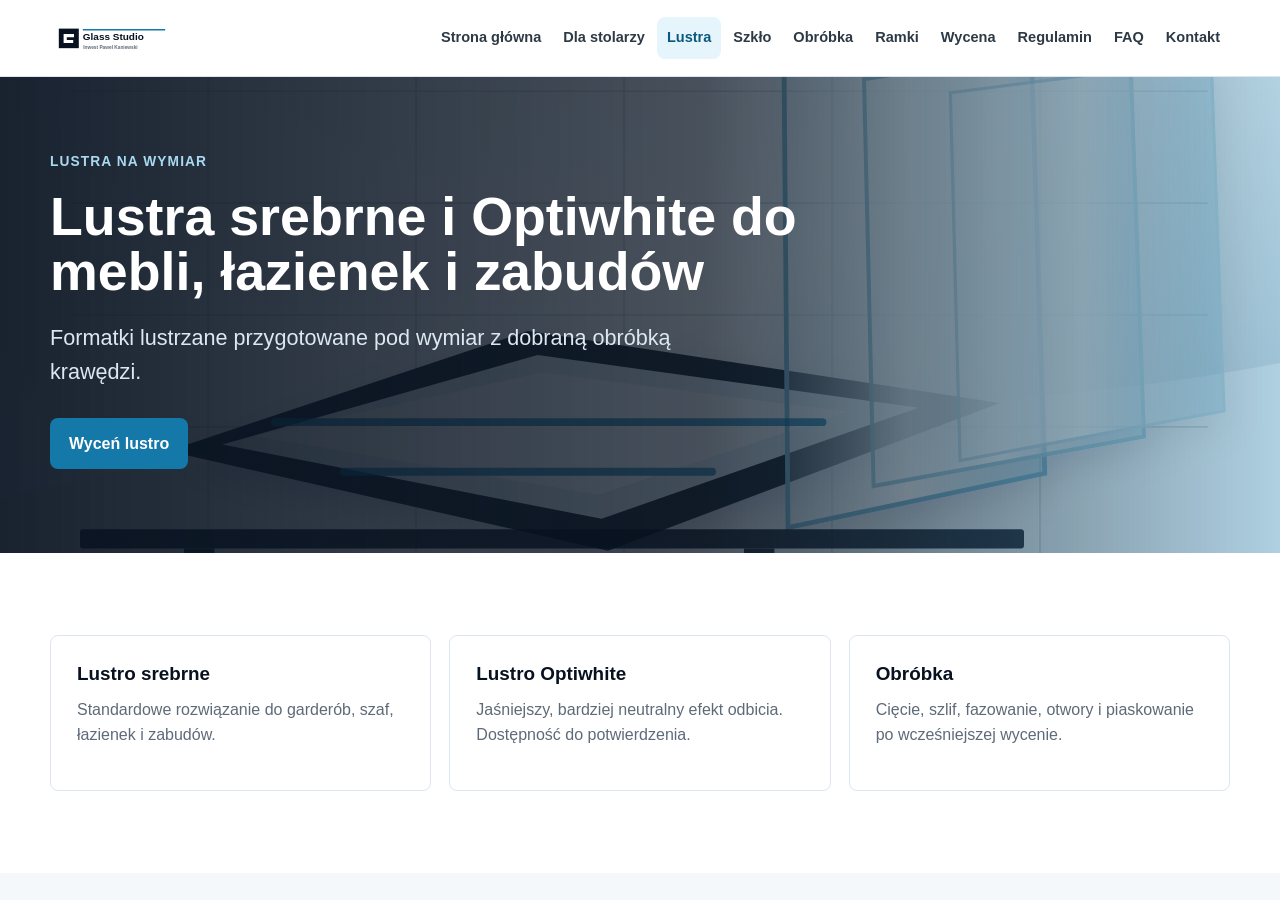
<file: lustra-na-wymiar.html>
<!doctype html><html lang="pl"><head><meta charset="utf-8"><meta name="viewport" content="width=device-width, initial-scale=1"><title>Lustra na wymiar | Glass Studio</title><meta name="description" content="Lustra srebrne i Optiwhite na wymiar do mebli, lazienek, garderob i zabudow."><link rel="stylesheet" href="css/style.css"></head><body><header class="naglowek"><div class="naglowek__inner"><a class="logo" href="index.html"><img src="images/logo-glass-studio.svg" alt="Glass Studio"></a><nav class="nav" data-nav><a href="index.html">Strona g&#322;&#243;wna</a><a href="dla-stolarzy.html">Dla stolarzy</a><a href="lustra-na-wymiar.html">Lustra</a><a href="szklo-na-wymiar.html">Szk&#322;o</a><a href="obrobka-szkla.html">Obr&#243;bka</a><a href="ramki-aluminiowe.html">Ramki</a><a href="formularz-wyceny.html">Wycena</a><a href="regulamin.html">Regulamin</a><a href="faq.html">FAQ</a><a href="kontakt.html">Kontakt</a></nav></div></header><main><section class="hero hero--podstrona"><div class="hero__tresc"><p class="eyebrow">Lustra na wymiar</p><h1>Lustra srebrne i Optiwhite do mebli, &#322;azienek i zabud&#243;w</h1><p class="hero__lead">Formatki lustrzane przygotowane pod wymiar z dobran&#261; obr&#243;bk&#261; kraw&#281;dzi.</p><a class="button button--primary" href="formularz-wyceny.html">Wyce&#324; lustro</a></div></section><section class="sekcja sekcja--biala"><div class="kontener"><div class="siatka siatka--3"><article class="karta"><h3>Lustro srebrne</h3><p>Standardowe rozwi&#261;zanie do garder&#243;b, szaf, &#322;azienek i zabud&#243;w.</p></article><article class="karta"><h3>Lustro Optiwhite</h3><p>Ja&#347;niejszy, bardziej neutralny efekt odbicia. Dost&#281;pno&#347;&#263; do potwierdzenia.</p></article><article class="karta"><h3>Obr&#243;bka</h3><p>Ci&#281;cie, szlif, fazowanie, otwory i piaskowanie po wcze&#347;niejszej wycenie.</p></article></div></div></section></main><script src="js/main.js"></script></body></html>
</file>
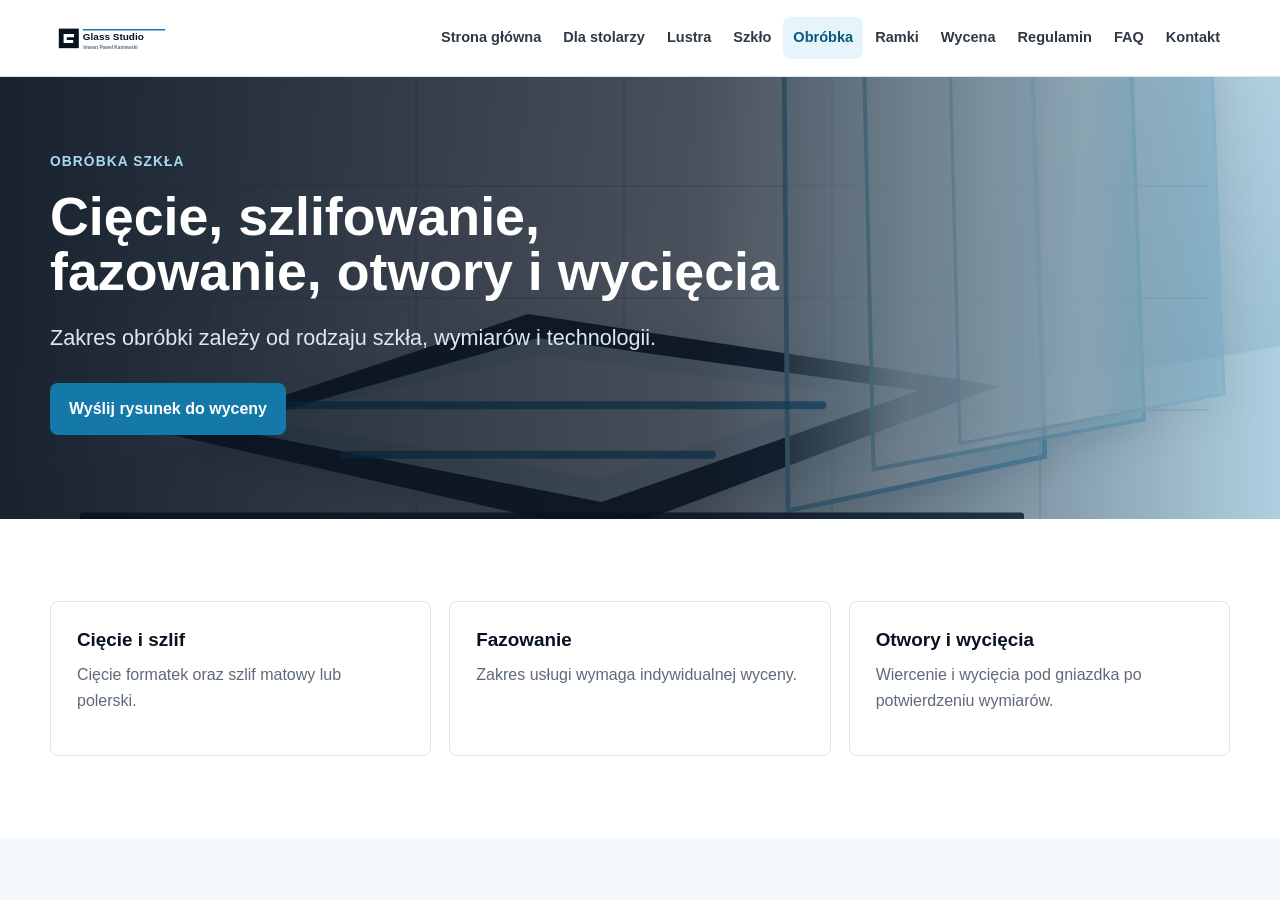
<file: obrobka-szkla.html>
<!doctype html><html lang="pl"><head><meta charset="utf-8"><meta name="viewport" content="width=device-width, initial-scale=1"><title>Obr&#243;bka szk&#322;a | Glass Studio</title><meta name="description" content="Ciecie, szlifowanie, fazowanie, wiercenie, wyciecia, piaskowanie i hartowanie zewnetrzne."><link rel="stylesheet" href="css/style.css"></head><body><header class="naglowek"><div class="naglowek__inner"><a class="logo" href="index.html"><img src="images/logo-glass-studio.svg" alt="Glass Studio"></a><nav class="nav" data-nav><a href="index.html">Strona g&#322;&#243;wna</a><a href="dla-stolarzy.html">Dla stolarzy</a><a href="lustra-na-wymiar.html">Lustra</a><a href="szklo-na-wymiar.html">Szk&#322;o</a><a href="obrobka-szkla.html">Obr&#243;bka</a><a href="ramki-aluminiowe.html">Ramki</a><a href="formularz-wyceny.html">Wycena</a><a href="regulamin.html">Regulamin</a><a href="faq.html">FAQ</a><a href="kontakt.html">Kontakt</a></nav></div></header><main><section class="hero hero--podstrona"><div class="hero__tresc"><p class="eyebrow">Obr&#243;bka szk&#322;a</p><h1>Ci&#281;cie, szlifowanie, fazowanie, otwory i wyci&#281;cia</h1><p class="hero__lead">Zakres obr&#243;bki zale&#380;y od rodzaju szk&#322;a, wymiar&#243;w i technologii.</p><a class="button button--primary" href="formularz-wyceny.html">Wy&#347;lij rysunek do wyceny</a></div></section><section class="sekcja sekcja--biala"><div class="kontener"><div class="siatka siatka--3"><article class="karta"><h3>Ci&#281;cie i szlif</h3><p>Ci&#281;cie formatek oraz szlif matowy lub polerski.</p></article><article class="karta"><h3>Fazowanie</h3><p>Zakres us&#322;ugi wymaga indywidualnej wyceny.</p></article><article class="karta"><h3>Otwory i wyci&#281;cia</h3><p>Wiercenie i wyci&#281;cia pod gniazdka po potwierdzeniu wymiar&#243;w.</p></article></div></div></section></main><script src="js/main.js"></script></body></html>
</file>
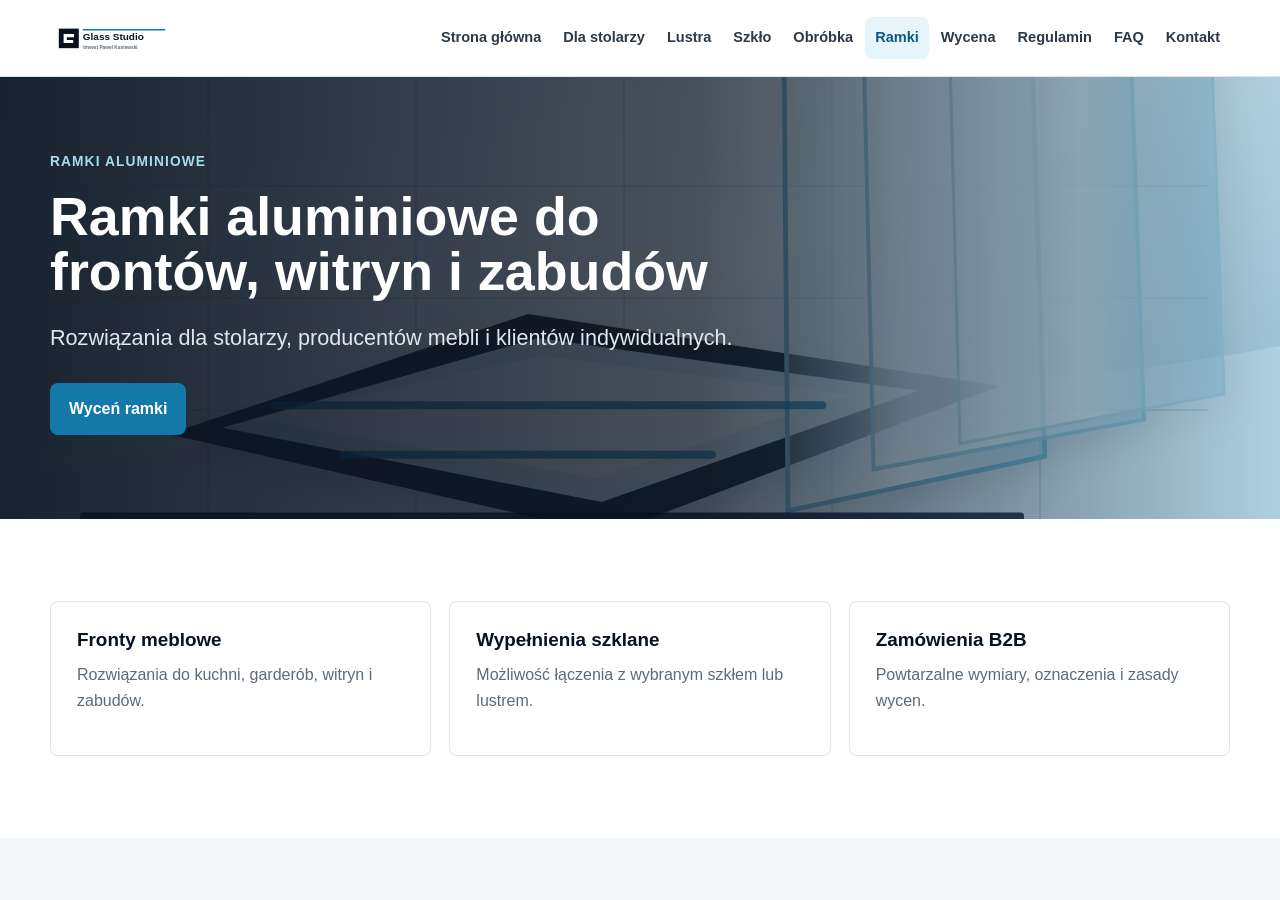
<file: ramki-aluminiowe.html>
<!doctype html><html lang="pl"><head><meta charset="utf-8"><meta name="viewport" content="width=device-width, initial-scale=1"><title>Ramki aluminiowe | Glass Studio</title><meta name="description" content="Ramki aluminiowe do frontow, witryn i zabudow meblowych."><link rel="stylesheet" href="css/style.css"></head><body><header class="naglowek"><div class="naglowek__inner"><a class="logo" href="index.html"><img src="images/logo-glass-studio.svg" alt="Glass Studio"></a><nav class="nav" data-nav><a href="index.html">Strona g&#322;&#243;wna</a><a href="dla-stolarzy.html">Dla stolarzy</a><a href="lustra-na-wymiar.html">Lustra</a><a href="szklo-na-wymiar.html">Szk&#322;o</a><a href="obrobka-szkla.html">Obr&#243;bka</a><a href="ramki-aluminiowe.html">Ramki</a><a href="formularz-wyceny.html">Wycena</a><a href="regulamin.html">Regulamin</a><a href="faq.html">FAQ</a><a href="kontakt.html">Kontakt</a></nav></div></header><main><section class="hero hero--podstrona"><div class="hero__tresc"><p class="eyebrow">Ramki aluminiowe</p><h1>Ramki aluminiowe do front&#243;w, witryn i zabud&#243;w</h1><p class="hero__lead">Rozwi&#261;zania dla stolarzy, producent&#243;w mebli i klient&#243;w indywidualnych.</p><a class="button button--primary" href="formularz-wyceny.html">Wyce&#324; ramki</a></div></section><section class="sekcja sekcja--biala"><div class="kontener"><div class="siatka siatka--3"><article class="karta"><h3>Fronty meblowe</h3><p>Rozwi&#261;zania do kuchni, garder&#243;b, witryn i zabud&#243;w.</p></article><article class="karta"><h3>Wype&#322;nienia szklane</h3><p>Mo&#380;liwo&#347;&#263; &#322;&#261;czenia z wybranym szk&#322;em lub lustrem.</p></article><article class="karta"><h3>Zam&#243;wienia B2B</h3><p>Powtarzalne wymiary, oznaczenia i zasady wycen.</p></article></div></div></section></main><script src="js/main.js"></script></body></html>
</file>
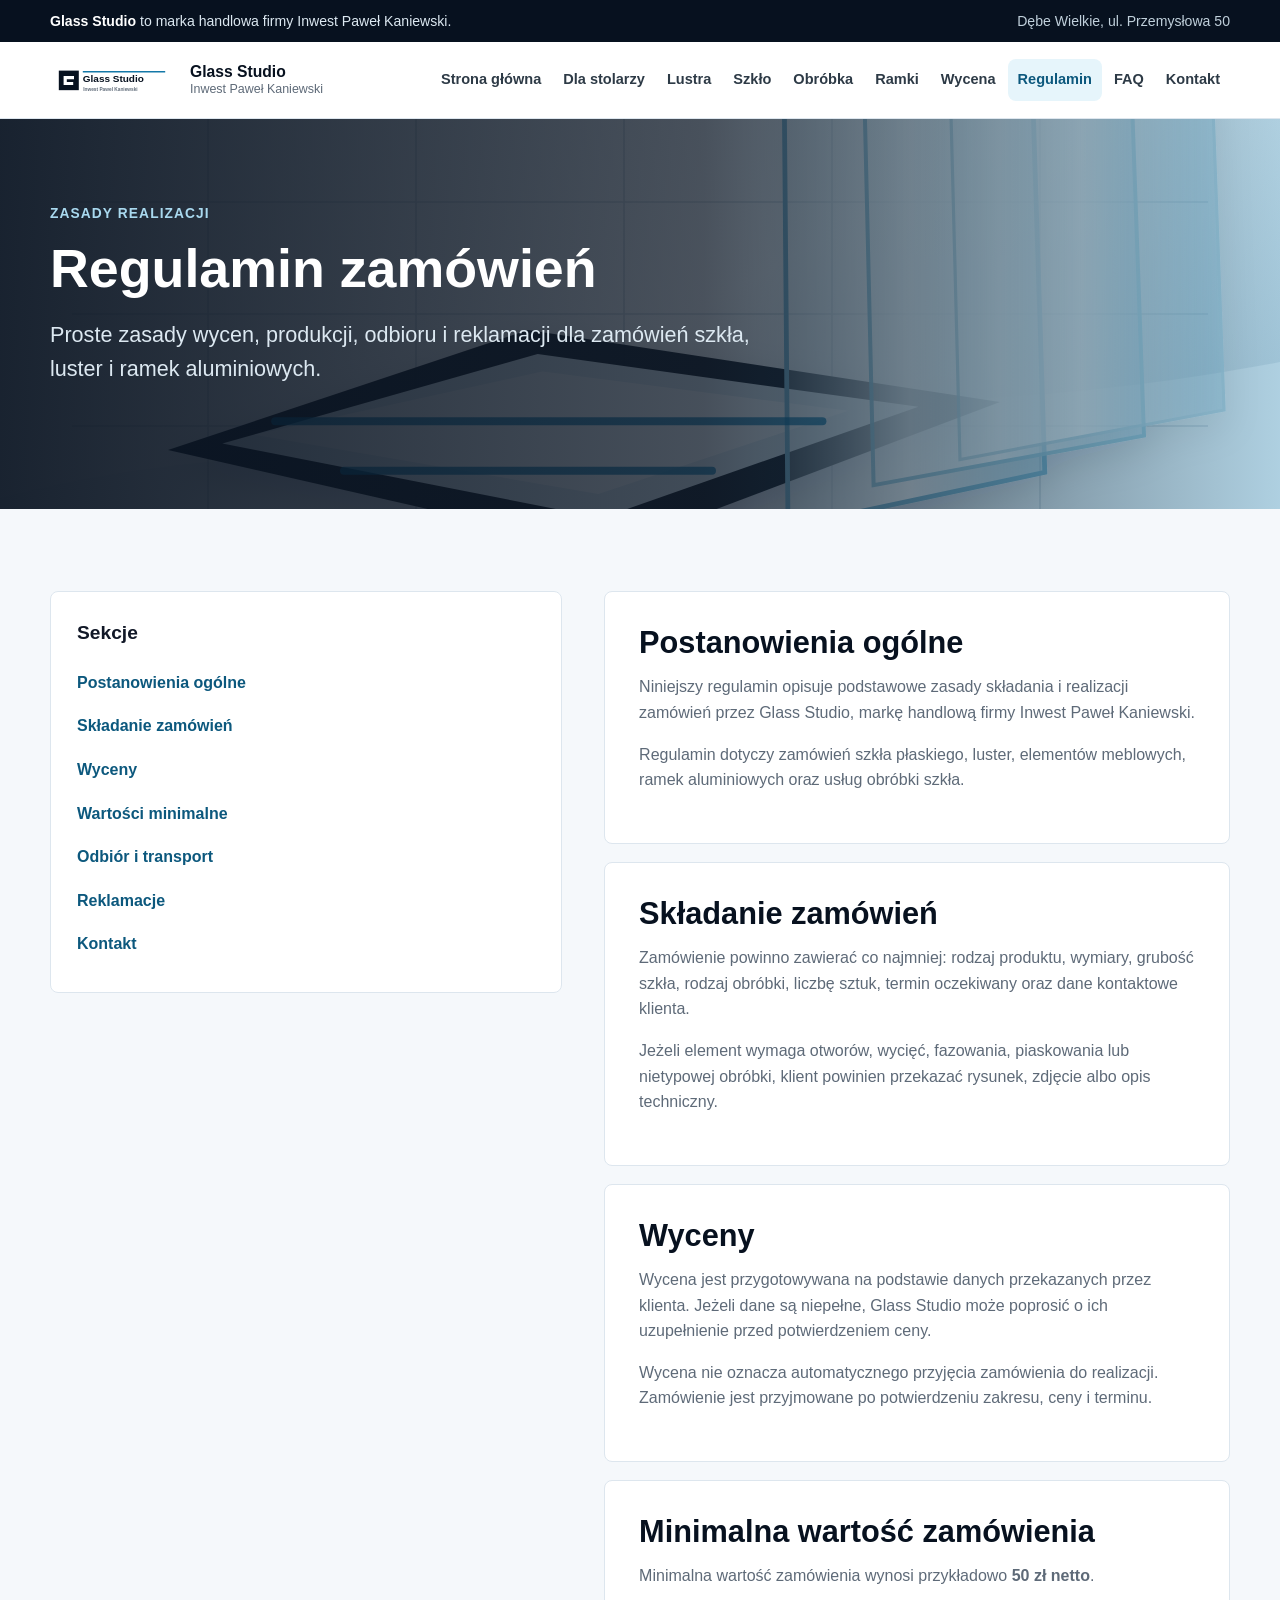
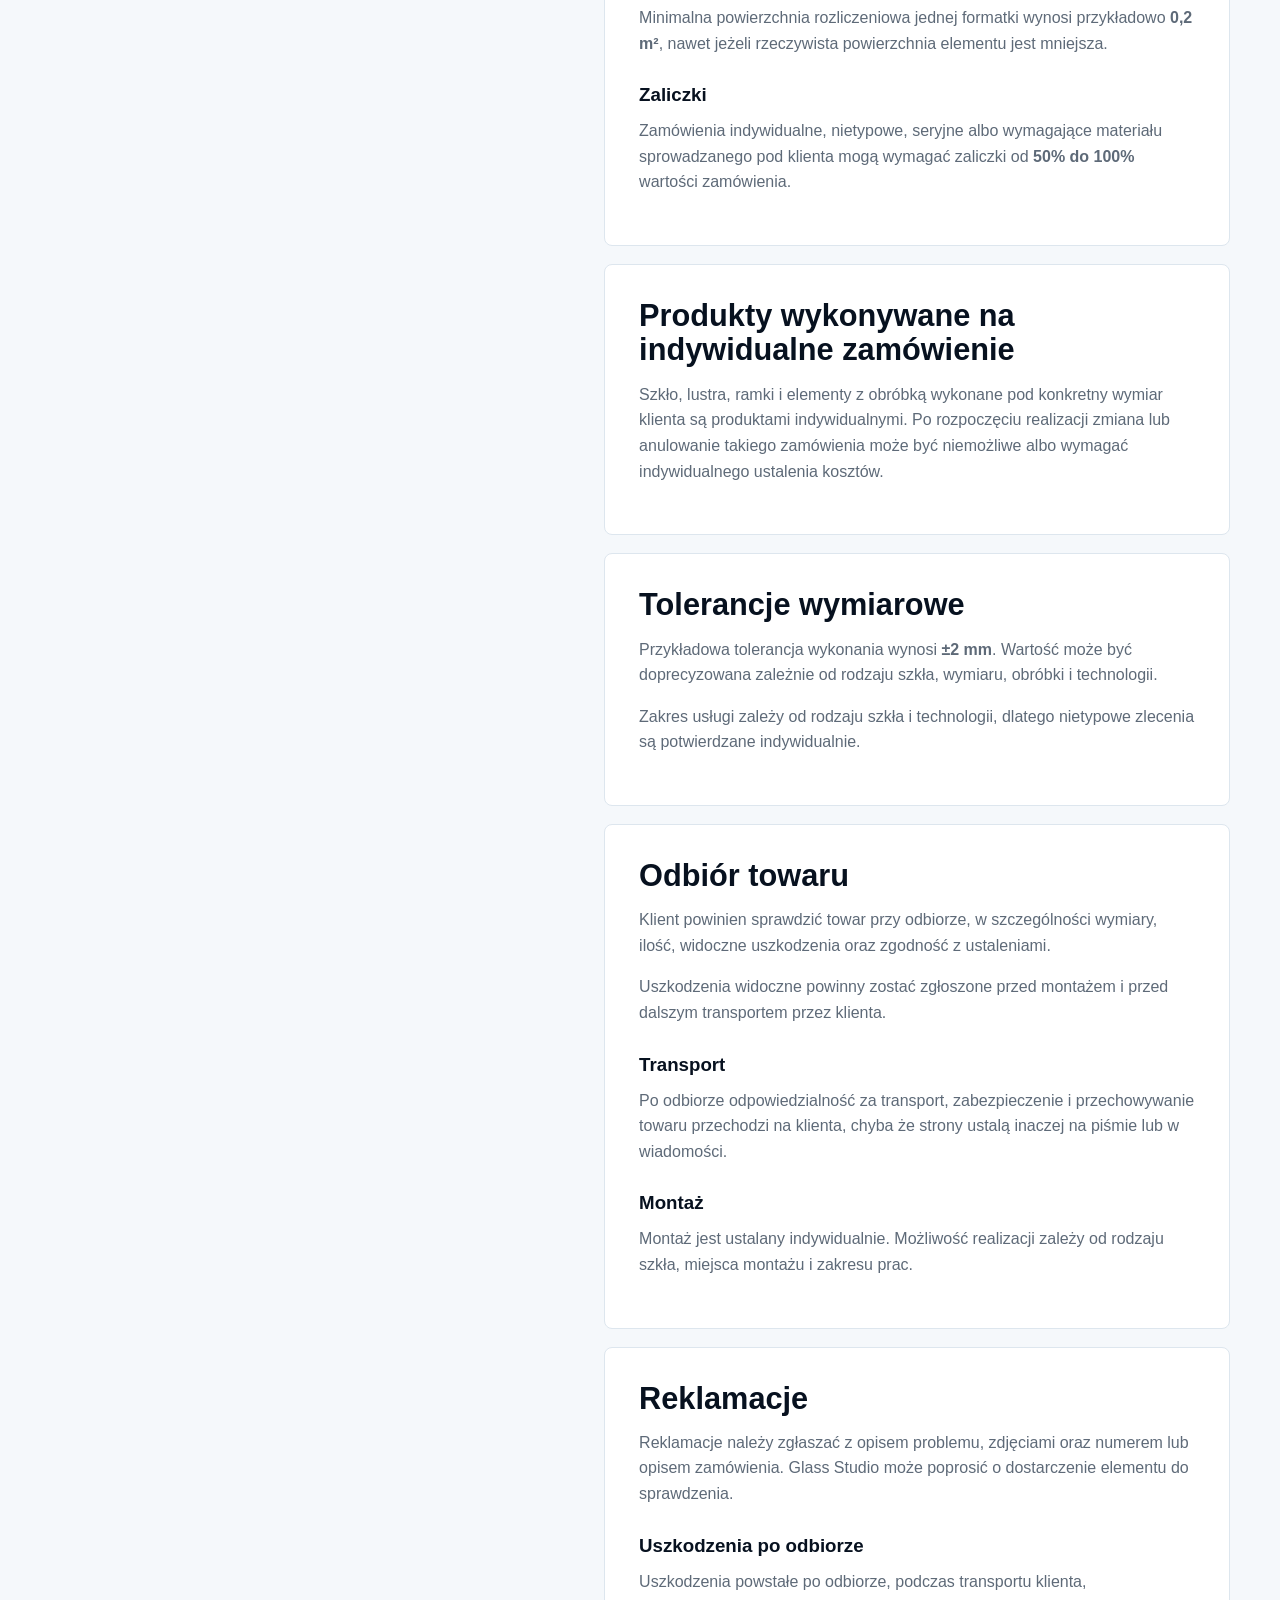
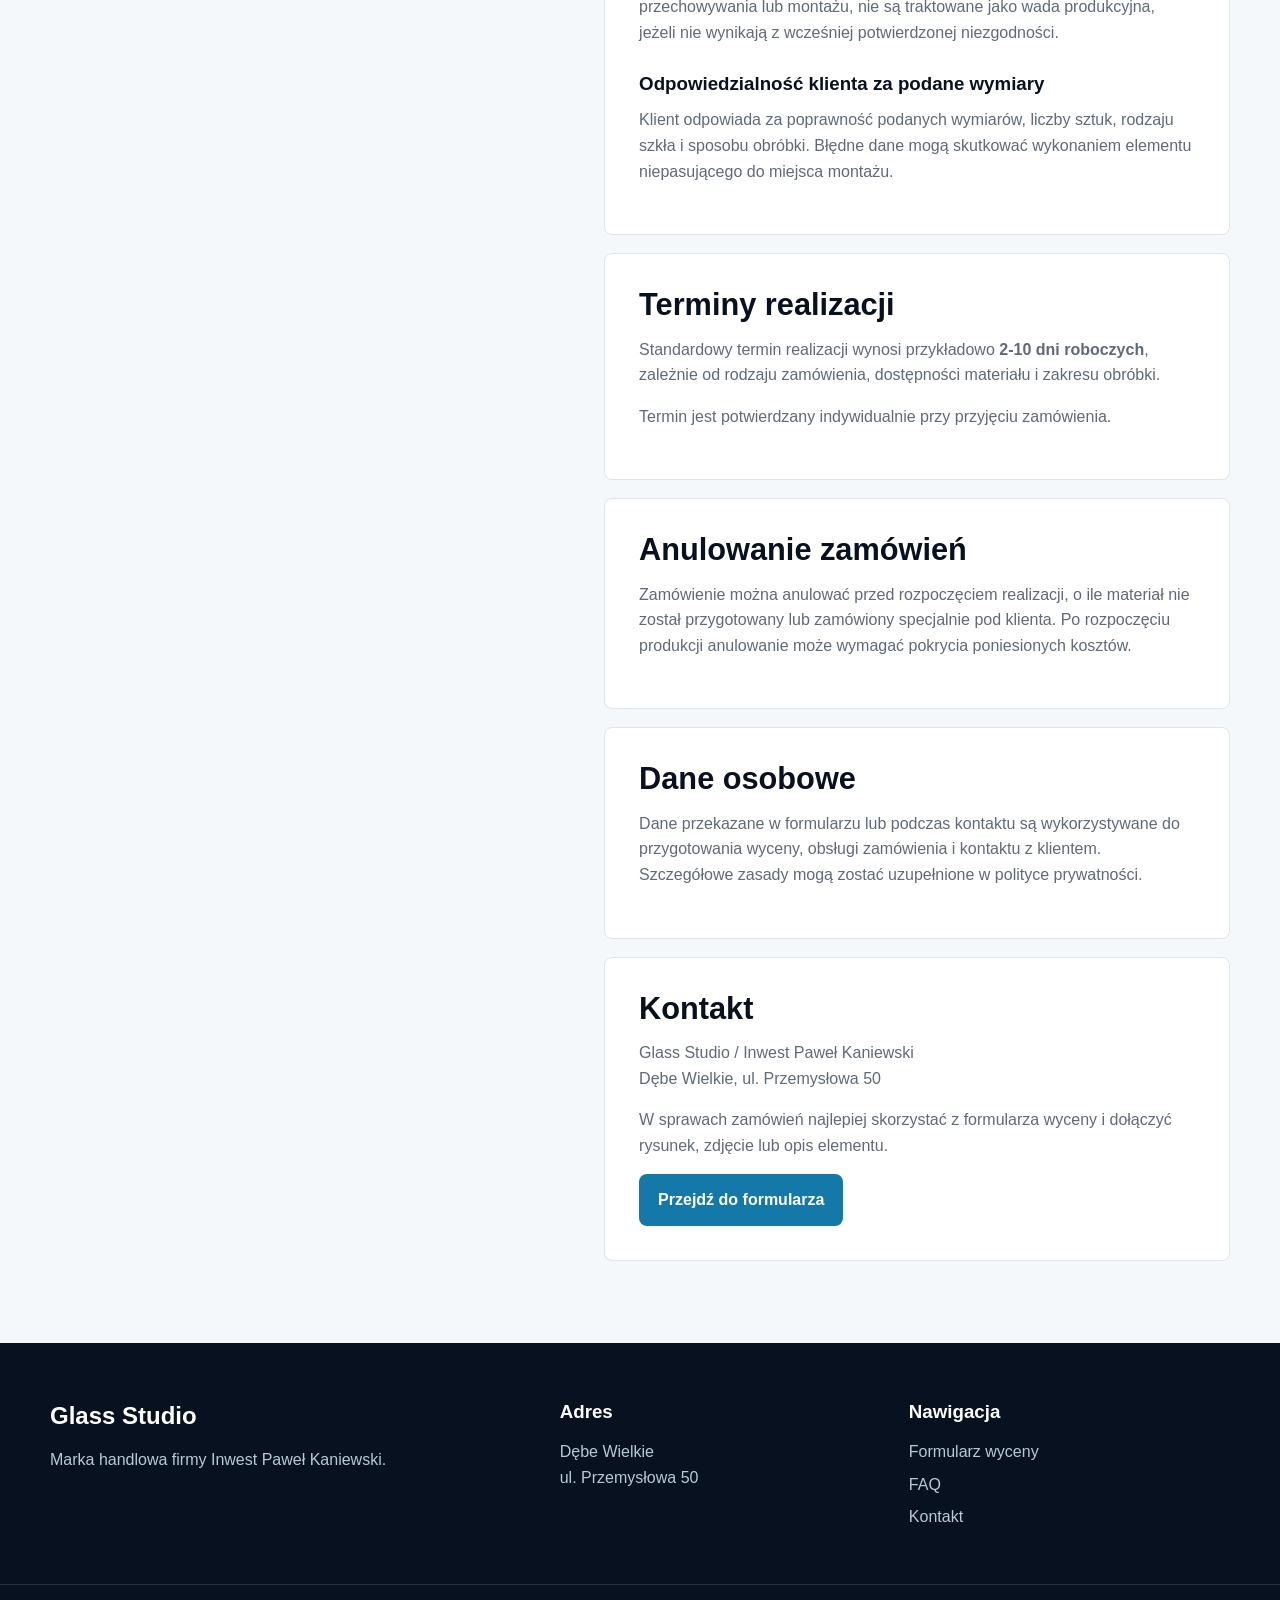
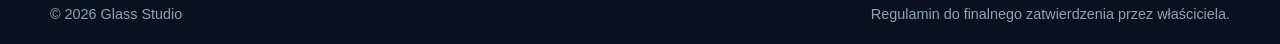
<file: regulamin.html>
<!doctype html><html lang="pl"><head><meta charset="utf-8"><meta name="viewport" content="width=device-width, initial-scale=1"><title>Regulamin zam&#243;wie&#324; - Glass Studio</title><meta name="description" content="Prosty regulamin zam&#243;wie&#324; Glass Studio: wyceny, zaliczki, tolerancje, odbi&#243;r, transport i reklamacje."><link rel="stylesheet" href="css/style.css"></head><body><div class="pasek-gora"><div class="pasek-gora__inner"><span><strong>Glass Studio</strong> to marka handlowa firmy Inwest Pawe&#322; Kaniewski.</span><span class="pasek-gora__kontakt">D&#281;be Wielkie, ul. Przemys&#322;owa 50</span></div></div><header class="naglowek"><div class="naglowek__inner"><a class="logo" href="index.html"><img src="images/logo-glass-studio.svg" alt="Glass Studio"><span class="logo__tekst"><strong>Glass Studio</strong><span>Inwest Pawe&#322; Kaniewski</span></span></a><button class="menu-toggle" type="button" data-menu-toggle aria-label="Otw&#243;rz menu" aria-expanded="false"><span></span></button><nav class="nav" data-nav><a href="index.html">Strona g&#322;&#243;wna</a><a href="dla-stolarzy.html">Dla stolarzy</a><a href="lustra-na-wymiar.html">Lustra</a><a href="szklo-na-wymiar.html">Szk&#322;o</a><a href="obrobka-szkla.html">Obr&#243;bka</a><a href="ramki-aluminiowe.html">Ramki</a><a href="formularz-wyceny.html">Wycena</a><a href="regulamin.html" aria-current="page">Regulamin</a><a href="faq.html">FAQ</a><a href="kontakt.html">Kontakt</a></nav></div></header><main><section class="hero hero--podstrona"><div class="hero__tresc"><p class="eyebrow">Zasady realizacji</p><h1>Regulamin zam&#243;wie&#324;</h1><p class="hero__lead">Proste zasady wycen, produkcji, odbioru i reklamacji dla zam&#243;wie&#324; szk&#322;a, luster i ramek aluminiowych.</p></div></section><section class="sekcja"><div class="kontener uklad-tekst"><aside class="panel-boczny"><h2>Sekcje</h2><a href="#ogolne">Postanowienia og&#243;lne</a><a href="#zamowienia">Sk&#322;adanie zam&#243;wie&#324;</a><a href="#wyceny">Wyceny</a><a href="#minimalne">Warto&#347;ci minimalne</a><a href="#odbior">Odbi&#243;r i transport</a><a href="#reklamacje">Reklamacje</a><a href="#kontakt">Kontakt</a></aside><div><article class="tekst" id="ogolne"><h2>Postanowienia og&#243;lne</h2><p>Niniejszy regulamin opisuje podstawowe zasady sk&#322;adania i realizacji zam&#243;wie&#324; przez Glass Studio, mark&#281; handlow&#261; firmy Inwest Pawe&#322; Kaniewski.</p><p>Regulamin dotyczy zam&#243;wie&#324; szk&#322;a p&#322;askiego, luster, element&#243;w meblowych, ramek aluminiowych oraz us&#322;ug obr&#243;bki szk&#322;a.</p></article><article class="tekst" id="zamowienia"><h2>Sk&#322;adanie zam&#243;wie&#324;</h2><p>Zam&#243;wienie powinno zawiera&#263; co najmniej: rodzaj produktu, wymiary, grubo&#347;&#263; szk&#322;a, rodzaj obr&#243;bki, liczb&#281; sztuk, termin oczekiwany oraz dane kontaktowe klienta.</p><p>Je&#380;eli element wymaga otwor&#243;w, wyci&#281;&#263;, fazowania, piaskowania lub nietypowej obr&#243;bki, klient powinien przekaza&#263; rysunek, zdj&#281;cie albo opis techniczny.</p></article><article class="tekst" id="wyceny"><h2>Wyceny</h2><p>Wycena jest przygotowywana na podstawie danych przekazanych przez klienta. Je&#380;eli dane s&#261; niepe&#322;ne, Glass Studio mo&#380;e poprosi&#263; o ich uzupe&#322;nienie przed potwierdzeniem ceny.</p><p>Wycena nie oznacza automatycznego przyj&#281;cia zam&#243;wienia do realizacji. Zam&#243;wienie jest przyjmowane po potwierdzeniu zakresu, ceny i terminu.</p></article><!-- OWNER NOTE: The values below are sample business terms. The owner can change minimum order value, accounting area, deposits, tolerances and delivery times before final publication. --><article class="tekst" id="minimalne"><h2>Minimalna warto&#347;&#263; zam&#243;wienia</h2><p>Minimalna warto&#347;&#263; zam&#243;wienia wynosi przyk&#322;adowo <strong>50 z&#322; netto</strong>.</p><p>Minimalna powierzchnia rozliczeniowa jednej formatki wynosi przyk&#322;adowo <strong>0,2 m&#178;</strong>, nawet je&#380;eli rzeczywista powierzchnia elementu jest mniejsza.</p><h3>Zaliczki</h3><p>Zam&#243;wienia indywidualne, nietypowe, seryjne albo wymagaj&#261;ce materia&#322;u sprowadzanego pod klienta mog&#261; wymaga&#263; zaliczki od <strong>50% do 100%</strong> warto&#347;ci zam&#243;wienia.</p></article><article class="tekst"><h2>Produkty wykonywane na indywidualne zam&#243;wienie</h2><p>Szk&#322;o, lustra, ramki i elementy z obr&#243;bk&#261; wykonane pod konkretny wymiar klienta s&#261; produktami indywidualnymi. Po rozpocz&#281;ciu realizacji zmiana lub anulowanie takiego zam&#243;wienia mo&#380;e by&#263; niemo&#380;liwe albo wymaga&#263; indywidualnego ustalenia koszt&#243;w.</p></article><article class="tekst"><h2>Tolerancje wymiarowe</h2><p>Przyk&#322;adowa tolerancja wykonania wynosi <strong>&plusmn;2 mm</strong>. Warto&#347;&#263; mo&#380;e by&#263; doprecyzowana zale&#380;nie od rodzaju szk&#322;a, wymiaru, obr&#243;bki i technologii.</p><p>Zakres us&#322;ugi zale&#380;y od rodzaju szk&#322;a i technologii, dlatego nietypowe zlecenia s&#261; potwierdzane indywidualnie.</p></article><article class="tekst" id="odbior"><h2>Odbi&#243;r towaru</h2><p>Klient powinien sprawdzi&#263; towar przy odbiorze, w szczeg&#243;lno&#347;ci wymiary, ilo&#347;&#263;, widoczne uszkodzenia oraz zgodno&#347;&#263; z ustaleniami.</p><p>Uszkodzenia widoczne powinny zosta&#263; zg&#322;oszone przed monta&#380;em i przed dalszym transportem przez klienta.</p><h3>Transport</h3><p>Po odbiorze odpowiedzialno&#347;&#263; za transport, zabezpieczenie i przechowywanie towaru przechodzi na klienta, chyba &#380;e strony ustal&#261; inaczej na pi&#347;mie lub w wiadomo&#347;ci.</p><h3>Monta&#380;</h3><p>Monta&#380; jest ustalany indywidualnie. Mo&#380;liwo&#347;&#263; realizacji zale&#380;y od rodzaju szk&#322;a, miejsca monta&#380;u i zakresu prac.</p></article><article class="tekst" id="reklamacje"><h2>Reklamacje</h2><p>Reklamacje nale&#380;y zg&#322;asza&#263; z opisem problemu, zdj&#281;ciami oraz numerem lub opisem zam&#243;wienia. Glass Studio mo&#380;e poprosi&#263; o dostarczenie elementu do sprawdzenia.</p><h3>Uszkodzenia po odbiorze</h3><p>Uszkodzenia powsta&#322;e po odbiorze, podczas transportu klienta, przechowywania lub monta&#380;u, nie s&#261; traktowane jako wada produkcyjna, je&#380;eli nie wynikaj&#261; z wcze&#347;niej potwierdzonej niezgodno&#347;ci.</p><h3>Odpowiedzialno&#347;&#263; klienta za podane wymiary</h3><p>Klient odpowiada za poprawno&#347;&#263; podanych wymiar&#243;w, liczby sztuk, rodzaju szk&#322;a i sposobu obr&#243;bki. B&#322;&#281;dne dane mog&#261; skutkowa&#263; wykonaniem elementu niepasuj&#261;cego do miejsca monta&#380;u.</p></article><article class="tekst"><h2>Terminy realizacji</h2><p>Standardowy termin realizacji wynosi przyk&#322;adowo <strong>2-10 dni roboczych</strong>, zale&#380;nie od rodzaju zam&#243;wienia, dost&#281;pno&#347;ci materia&#322;u i zakresu obr&#243;bki.</p><p>Termin jest potwierdzany indywidualnie przy przyj&#281;ciu zam&#243;wienia.</p></article><article class="tekst"><h2>Anulowanie zam&#243;wie&#324;</h2><p>Zam&#243;wienie mo&#380;na anulowa&#263; przed rozpocz&#281;ciem realizacji, o ile materia&#322; nie zosta&#322; przygotowany lub zam&#243;wiony specjalnie pod klienta. Po rozpocz&#281;ciu produkcji anulowanie mo&#380;e wymaga&#263; pokrycia poniesionych koszt&#243;w.</p></article><article class="tekst"><h2>Dane osobowe</h2><p>Dane przekazane w formularzu lub podczas kontaktu s&#261; wykorzystywane do przygotowania wyceny, obs&#322;ugi zam&#243;wienia i kontaktu z klientem. Szczeg&#243;&#322;owe zasady mog&#261; zosta&#263; uzupe&#322;nione w polityce prywatno&#347;ci.</p></article><article class="tekst" id="kontakt"><h2>Kontakt</h2><p>Glass Studio / Inwest Pawe&#322; Kaniewski<br>D&#281;be Wielkie, ul. Przemys&#322;owa 50</p><p>W sprawach zam&#243;wie&#324; najlepiej skorzysta&#263; z formularza wyceny i do&#322;&#261;czy&#263; rysunek, zdj&#281;cie lub opis elementu.</p><a class="button button--primary" href="formularz-wyceny.html">Przejd&#378; do formularza</a></article></div></div></section></main><footer class="stopka"><div class="stopka__grid"><div><h2>Glass Studio</h2><p>Marka handlowa firmy Inwest Pawe&#322; Kaniewski.</p></div><div><h3>Adres</h3><p>D&#281;be Wielkie<br>ul. Przemys&#322;owa 50</p></div><div><h3>Nawigacja</h3><ul><li><a href="formularz-wyceny.html">Formularz wyceny</a></li><li><a href="faq.html">FAQ</a></li><li><a href="kontakt.html">Kontakt</a></li></ul></div></div><div class="stopka__dol"><div class="kontener"><span>&#169; 2026 Glass Studio</span><span>Regulamin do finalnego zatwierdzenia przez w&#322;a&#347;ciciela.</span></div></div></footer><script src="js/main.js"></script></body></html>
</file>
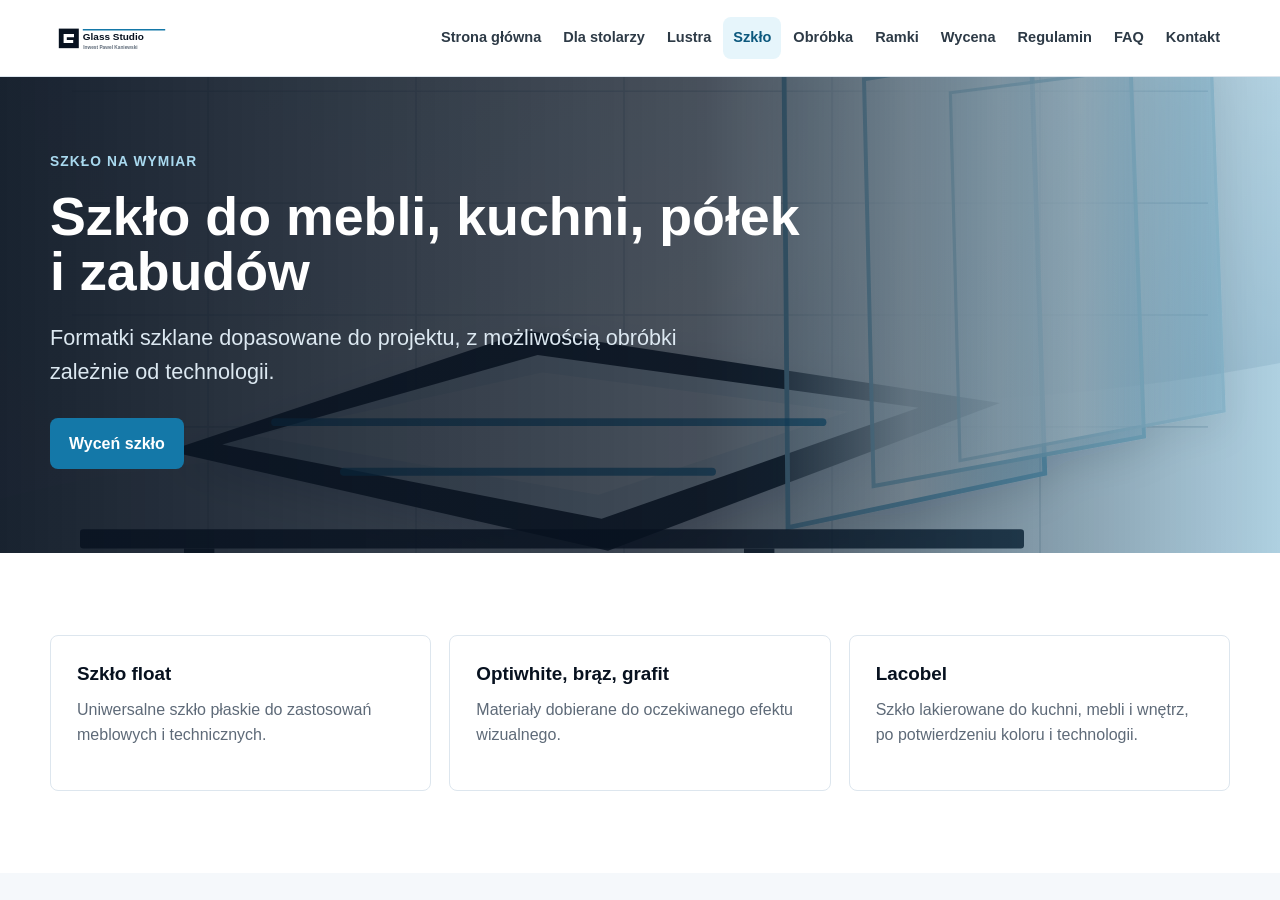
<file: szklo-na-wymiar.html>
<!doctype html><html lang="pl"><head><meta charset="utf-8"><meta name="viewport" content="width=device-width, initial-scale=1"><title>Szk&#322;o na wymiar | Glass Studio</title><meta name="description" content="Szklo float, Optiwhite, brazowe, grafitowe i Lacobel pod wymiar."><link rel="stylesheet" href="css/style.css"></head><body><header class="naglowek"><div class="naglowek__inner"><a class="logo" href="index.html"><img src="images/logo-glass-studio.svg" alt="Glass Studio"></a><nav class="nav" data-nav><a href="index.html">Strona g&#322;&#243;wna</a><a href="dla-stolarzy.html">Dla stolarzy</a><a href="lustra-na-wymiar.html">Lustra</a><a href="szklo-na-wymiar.html">Szk&#322;o</a><a href="obrobka-szkla.html">Obr&#243;bka</a><a href="ramki-aluminiowe.html">Ramki</a><a href="formularz-wyceny.html">Wycena</a><a href="regulamin.html">Regulamin</a><a href="faq.html">FAQ</a><a href="kontakt.html">Kontakt</a></nav></div></header><main><section class="hero hero--podstrona"><div class="hero__tresc"><p class="eyebrow">Szk&#322;o na wymiar</p><h1>Szk&#322;o do mebli, kuchni, p&#243;&#322;ek i zabud&#243;w</h1><p class="hero__lead">Formatki szklane dopasowane do projektu, z mo&#380;liwo&#347;ci&#261; obr&#243;bki zale&#380;nie od technologii.</p><a class="button button--primary" href="formularz-wyceny.html">Wyce&#324; szk&#322;o</a></div></section><section class="sekcja sekcja--biala"><div class="kontener"><div class="siatka siatka--3"><article class="karta"><h3>Szk&#322;o float</h3><p>Uniwersalne szk&#322;o p&#322;askie do zastosowa&#324; meblowych i technicznych.</p></article><article class="karta"><h3>Optiwhite, br&#261;z, grafit</h3><p>Materia&#322;y dobierane do oczekiwanego efektu wizualnego.</p></article><article class="karta"><h3>Lacobel</h3><p>Szk&#322;o lakierowane do kuchni, mebli i wn&#281;trz, po potwierdzeniu koloru i technologii.</p></article></div></div></section></main><script src="js/main.js"></script></body></html>
</file>
<file: css/style.css>
:root{--kolor-tlo:#f5f8fb;--kolor-panel:#fff;--kolor-tekst:#111827;--kolor-cichy:#5e6a78;--kolor-linia:#dde6ee;--kolor-grafit:#1f2933;--kolor-czarny:#07111f;--kolor-akcent:#1478a8;--kolor-akcent-ciemny:#0c587d;--kolor-akcent-jasny:#e6f5fb;--cien:0 18px 45px rgba(7,17,31,.12);--radius:8px;--szerokosc:1180px}*{box-sizing:border-box}html{scroll-behavior:smooth}body{margin:0;font-family:Inter,"Segoe UI",Arial,sans-serif;color:var(--kolor-tekst);background:var(--kolor-tlo);line-height:1.6}img{max-width:100%;display:block}a{color:inherit;text-decoration:none}p{margin:0 0 1rem}ul,ol{margin:0;padding-left:1.2rem}li+li{margin-top:.45rem}.kontener{width:min(100% - 32px,var(--szerokosc));margin:0 auto}.pasek-gora{background:var(--kolor-czarny);color:#dce8f1;font-size:.88rem}.pasek-gora__inner{width:min(100% - 32px,var(--szerokosc));min-height:42px;margin:0 auto;display:flex;align-items:center;justify-content:space-between;gap:18px}.pasek-gora strong{color:#fff}.pasek-gora__kontakt{color:#c0d0db}.naglowek{position:sticky;top:0;z-index:20;background:rgba(255,255,255,.96);border-bottom:1px solid var(--kolor-linia);backdrop-filter:blur(12px)}.naglowek__inner{width:min(100% - 32px,var(--szerokosc));min-height:76px;margin:0 auto;display:flex;align-items:center;justify-content:space-between;gap:22px}.logo{display:inline-flex;align-items:center;gap:12px;min-width:180px}.logo img{width:128px}.logo__tekst{display:grid;font-size:.78rem;color:var(--kolor-cichy);line-height:1.25}.logo__tekst strong{font-size:.98rem;color:var(--kolor-czarny)}.menu-toggle{display:none;width:44px;height:44px;border:1px solid var(--kolor-linia);border-radius:var(--radius);background:#fff;color:var(--kolor-czarny);align-items:center;justify-content:center;cursor:pointer}.menu-toggle span,.menu-toggle span:before,.menu-toggle span:after{display:block;width:20px;height:2px;background:currentColor;content:"";transition:transform .2s ease,opacity .2s ease}.menu-toggle span:before{transform:translateY(-7px)}.menu-toggle span:after{transform:translateY(5px)}.menu-toggle[aria-expanded=true] span{transform:rotate(45deg)}.menu-toggle[aria-expanded=true] span:before{transform:translateY(0) rotate(90deg)}.menu-toggle[aria-expanded=true] span:after{opacity:0}.nav{display:flex;align-items:center;gap:2px;flex-wrap:wrap;justify-content:flex-end}.nav a{padding:9px 10px;border-radius:var(--radius);color:#2d3a46;font-size:.91rem;font-weight:650;white-space:nowrap}.nav a:hover,.nav a[aria-current=page]{background:var(--kolor-akcent-jasny);color:var(--kolor-akcent-ciemny)}.hero{min-height:660px;display:grid;align-items:center;color:#fff;background:linear-gradient(90deg,rgba(7,17,31,.9),rgba(7,17,31,.68) 45%,rgba(7,17,31,.22)),url("../images/hero-produkcja-szkla.svg") center/cover no-repeat}.hero--podstrona{min-height:390px;background:linear-gradient(90deg,rgba(7,17,31,.92),rgba(7,17,31,.72) 55%,rgba(20,120,168,.28)),url("../images/hero-produkcja-szkla.svg") center/cover no-repeat}.hero__tresc{width:min(100% - 32px,var(--szerokosc));margin:0 auto;padding:74px 0 84px}.hero__tresc>*{max-width:760px}.eyebrow{margin:0 0 16px;color:#a9d9ef;font-size:.86rem;font-weight:800;letter-spacing:.08em;text-transform:uppercase}.hero h1{margin:0 0 22px;font-size:clamp(2.15rem,5vw,4.7rem);line-height:1.02;font-weight:850;letter-spacing:0}.hero--podstrona h1{font-size:clamp(2rem,4.2vw,3.7rem)}.hero__lead{margin-bottom:28px;color:#dce8f1;font-size:clamp(1.05rem,2vw,1.35rem);max-width:700px}.akcje{display:flex;align-items:center;gap:12px;flex-wrap:wrap}.button{display:inline-flex;align-items:center;justify-content:center;min-height:46px;padding:12px 18px;border:1px solid transparent;border-radius:var(--radius);font-weight:800;cursor:pointer;transition:transform .18s ease,background .18s ease}.button:hover{transform:translateY(-1px)}.button--primary{background:var(--kolor-akcent);color:#fff}.button--primary:hover{background:var(--kolor-akcent-ciemny)}.button--secondary{border-color:rgba(255,255,255,.45);color:#fff;background:rgba(255,255,255,.08)}.button--dark{background:var(--kolor-czarny);color:#fff}.button--light{background:#fff;color:var(--kolor-czarny)}.hero__metryki{display:grid;grid-template-columns:repeat(3,minmax(0,1fr));gap:1px;width:min(100% - 32px,var(--szerokosc));margin:-62px auto 0;background:var(--kolor-linia);box-shadow:var(--cien)}.metryka{min-height:124px;padding:26px;background:#fff}.metryka strong{display:block;color:var(--kolor-czarny);font-size:1.25rem;line-height:1.2}.metryka span{display:block;margin-top:8px;color:var(--kolor-cichy)}.sekcja{padding:82px 0}.sekcja--biala{background:#fff}.sekcja--ciemna{background:var(--kolor-czarny);color:#fff}.sekcja--akcent{background:var(--kolor-akcent-jasny)}.sekcja__naglowek{max-width:760px;margin-bottom:34px}.sekcja__naglowek h2,.tekst h2{margin:0 0 14px;color:var(--kolor-czarny);font-size:clamp(1.7rem,3vw,2.65rem);line-height:1.12}.sekcja--ciemna .sekcja__naglowek h2{color:#fff}.sekcja__naglowek p,.tekst p,.tekst li,.karta p{color:var(--kolor-cichy)}.sekcja--ciemna .sekcja__naglowek p,.sekcja--ciemna .karta p,.sekcja--ciemna .karta li{color:#c8d7e2}.siatka{display:grid;gap:18px}.siatka--3{grid-template-columns:repeat(3,minmax(0,1fr))}.siatka--2{grid-template-columns:repeat(2,minmax(0,1fr))}.karta{min-height:100%;padding:26px;background:#fff;border:1px solid var(--kolor-linia);border-radius:var(--radius)}.karta h3{margin:0 0 10px;color:var(--kolor-czarny);font-size:1.18rem;line-height:1.28}.karta--ciemna{background:#101b2a;border-color:rgba(255,255,255,.12)}.karta--ciemna h3{color:#fff}.numer{display:inline-flex;width:34px;height:34px;margin-bottom:18px;align-items:center;justify-content:center;border-radius:50%;background:var(--kolor-akcent);color:#fff;font-weight:850}.lista-znacznikow{display:flex;flex-wrap:wrap;gap:10px;padding:0;list-style:none}.lista-znacznikow li{margin:0;padding:8px 11px;border:1px solid var(--kolor-linia);border-radius:999px;background:#fff;color:#344353;font-weight:650;font-size:.92rem}.pasmo{padding:34px;display:grid;grid-template-columns:1fr auto;align-items:center;gap:22px;background:var(--kolor-grafit);color:#fff;border-radius:var(--radius)}.pasmo h2,.pasmo p{margin:0}.pasmo p{margin-top:8px;color:#d3e1eb}.uklad-tekst{display:grid;grid-template-columns:minmax(0,.9fr) minmax(0,1.1fr);gap:42px;align-items:start}.panel-boczny{position:sticky;top:104px;padding:26px;background:#fff;border:1px solid var(--kolor-linia);border-radius:var(--radius)}.panel-boczny h2{margin:0 0 12px;font-size:1.2rem}.panel-boczny a{display:block;padding:9px 0;color:var(--kolor-akcent-ciemny);font-weight:750}.tekst{padding:34px;background:#fff;border:1px solid var(--kolor-linia);border-radius:var(--radius)}.tekst+.tekst{margin-top:18px}.tekst h2{font-size:clamp(1.35rem,2.4vw,2rem)}.tekst h3{margin:24px 0 8px;color:var(--kolor-czarny)}.tekst .uwaga{padding:16px;border-left:4px solid var(--kolor-akcent);background:var(--kolor-akcent-jasny);color:#234153}.formularz{display:grid;gap:18px}.formularz__grid{display:grid;grid-template-columns:repeat(2,minmax(0,1fr));gap:18px}.pole{display:grid;gap:7px}.pole--pelne{grid-column:1/-1}label{color:var(--kolor-czarny);font-weight:750}input,select,textarea{width:100%;min-height:46px;padding:11px 12px;border:1px solid #ccd8e2;border-radius:var(--radius);background:#fff;color:var(--kolor-tekst);font:inherit}textarea{min-height:132px;resize:vertical}input:focus,select:focus,textarea:focus{outline:3px solid rgba(20,120,168,.18);border-color:var(--kolor-akcent)}.status-formularza{display:none;padding:14px 16px;border-radius:var(--radius);background:var(--kolor-akcent-jasny);color:#16425a;font-weight:700}.status-formularza.is-visible{display:block}.faq-lista{display:grid;gap:12px}.faq-lista details{background:#fff;border:1px solid var(--kolor-linia);border-radius:var(--radius)}.faq-lista summary{padding:18px 20px;cursor:pointer;color:var(--kolor-czarny);font-weight:800}.faq-lista details p{padding:0 20px 20px;color:var(--kolor-cichy)}.stopka{background:#07111f;color:#dce8f1}.stopka__grid{width:min(100% - 32px,var(--szerokosc));margin:0 auto;padding:54px 0;display:grid;grid-template-columns:1.2fr .8fr .8fr;gap:28px}.stopka h2,.stopka h3{margin:0 0 12px;color:#fff}.stopka p,.stopka a,.stopka li{color:#b8cad8}.stopka ul{padding:0;list-style:none}.stopka__dol{border-top:1px solid rgba(255,255,255,.12);padding:18px 0;color:#8ea4b4;font-size:.9rem}.stopka__dol .kontener{display:flex;justify-content:space-between;gap:18px;flex-wrap:wrap}@media(max-width:980px){.pasek-gora__inner{align-items:flex-start;flex-direction:column;padding:10px 0;gap:6px}.naglowek__inner{min-height:68px}.menu-toggle{display:inline-flex}.nav{position:absolute;top:100%;left:0;right:0;display:none;padding:12px 16px 18px;background:#fff;border-bottom:1px solid var(--kolor-linia);box-shadow:0 18px 30px rgba(7,17,31,.1)}.nav.is-open{display:grid;grid-template-columns:repeat(2,minmax(0,1fr))}.nav a{white-space:normal}.hero{min-height:600px;background:linear-gradient(90deg,rgba(7,17,31,.92),rgba(7,17,31,.72)),url("../images/hero-produkcja-szkla.svg") center/cover no-repeat}.hero__metryki,.siatka--3,.siatka--2,.uklad-tekst,.formularz__grid,.stopka__grid{grid-template-columns:1fr}.hero__metryki{margin-top:0}.panel-boczny{position:static}.pasmo{grid-template-columns:1fr}}@media(max-width:620px){.kontener,.pasek-gora__inner,.naglowek__inner,.hero__tresc,.hero__metryki,.stopka__grid{width:min(100% - 24px,var(--szerokosc))}.logo img{width:108px}.logo__tekst{display:none}.nav.is-open{grid-template-columns:1fr}.hero,.hero--podstrona{min-height:520px}.sekcja{padding:58px 0}.karta,.tekst,.panel-boczny,.pasmo{padding:22px}.akcje,.button{width:100%}.button{min-height:48px}}
</file>
<file: css/galeria.css>
.galeria-filtry{display:flex;flex-wrap:wrap;gap:10px;margin:0 0 26px}.filtr-galerii{min-height:40px;padding:9px 13px;border:1px solid var(--kolor-linia);border-radius:999px;background:#fff;color:#2d3a46;font:inherit;font-weight:750;cursor:pointer}.filtr-galerii:hover,.filtr-galerii.is-active{border-color:var(--kolor-akcent);background:var(--kolor-akcent-jasny);color:var(--kolor-akcent-ciemny)}.galeria-grid{display:grid;grid-template-columns:repeat(3,minmax(0,1fr));gap:18px}.galeria-card{overflow:hidden;background:#fff;border:1px solid var(--kolor-linia);border-radius:var(--radius);box-shadow:0 12px 28px rgba(7,17,31,.08)}.galeria-card__media{display:block;aspect-ratio:4/3;background:#e9f0f5}.galeria-card__media img{width:100%;height:100%;object-fit:cover}.galeria-card__body{padding:18px}.galeria-card__body h2{margin:0 0 8px;color:var(--kolor-czarny);font-size:1.12rem;line-height:1.28}.galeria-card__body p{color:var(--kolor-cichy)}.galeria-card__kategoria{margin:0 0 8px;color:var(--kolor-akcent-ciemny);font-size:.78rem;font-weight:850;letter-spacing:.08em;text-transform:uppercase}.pusta-galeria{padding:34px;border:1px solid var(--kolor-linia);border-radius:var(--radius);background:linear-gradient(135deg,#fff,#eef7fb)}.pusta-galeria h2{margin:0 0 12px;color:var(--kolor-czarny);font-size:clamp(1.35rem,2.4vw,2rem)}.pusta-galeria p{max-width:760px;color:var(--kolor-cichy)}.pusta-galeria[hidden]{display:none}@media(max-width:980px){.galeria-grid{grid-template-columns:repeat(2,minmax(0,1fr))}}@media(max-width:620px){.galeria-grid{grid-template-columns:1fr}.pusta-galeria{padding:22px}}
</file>
